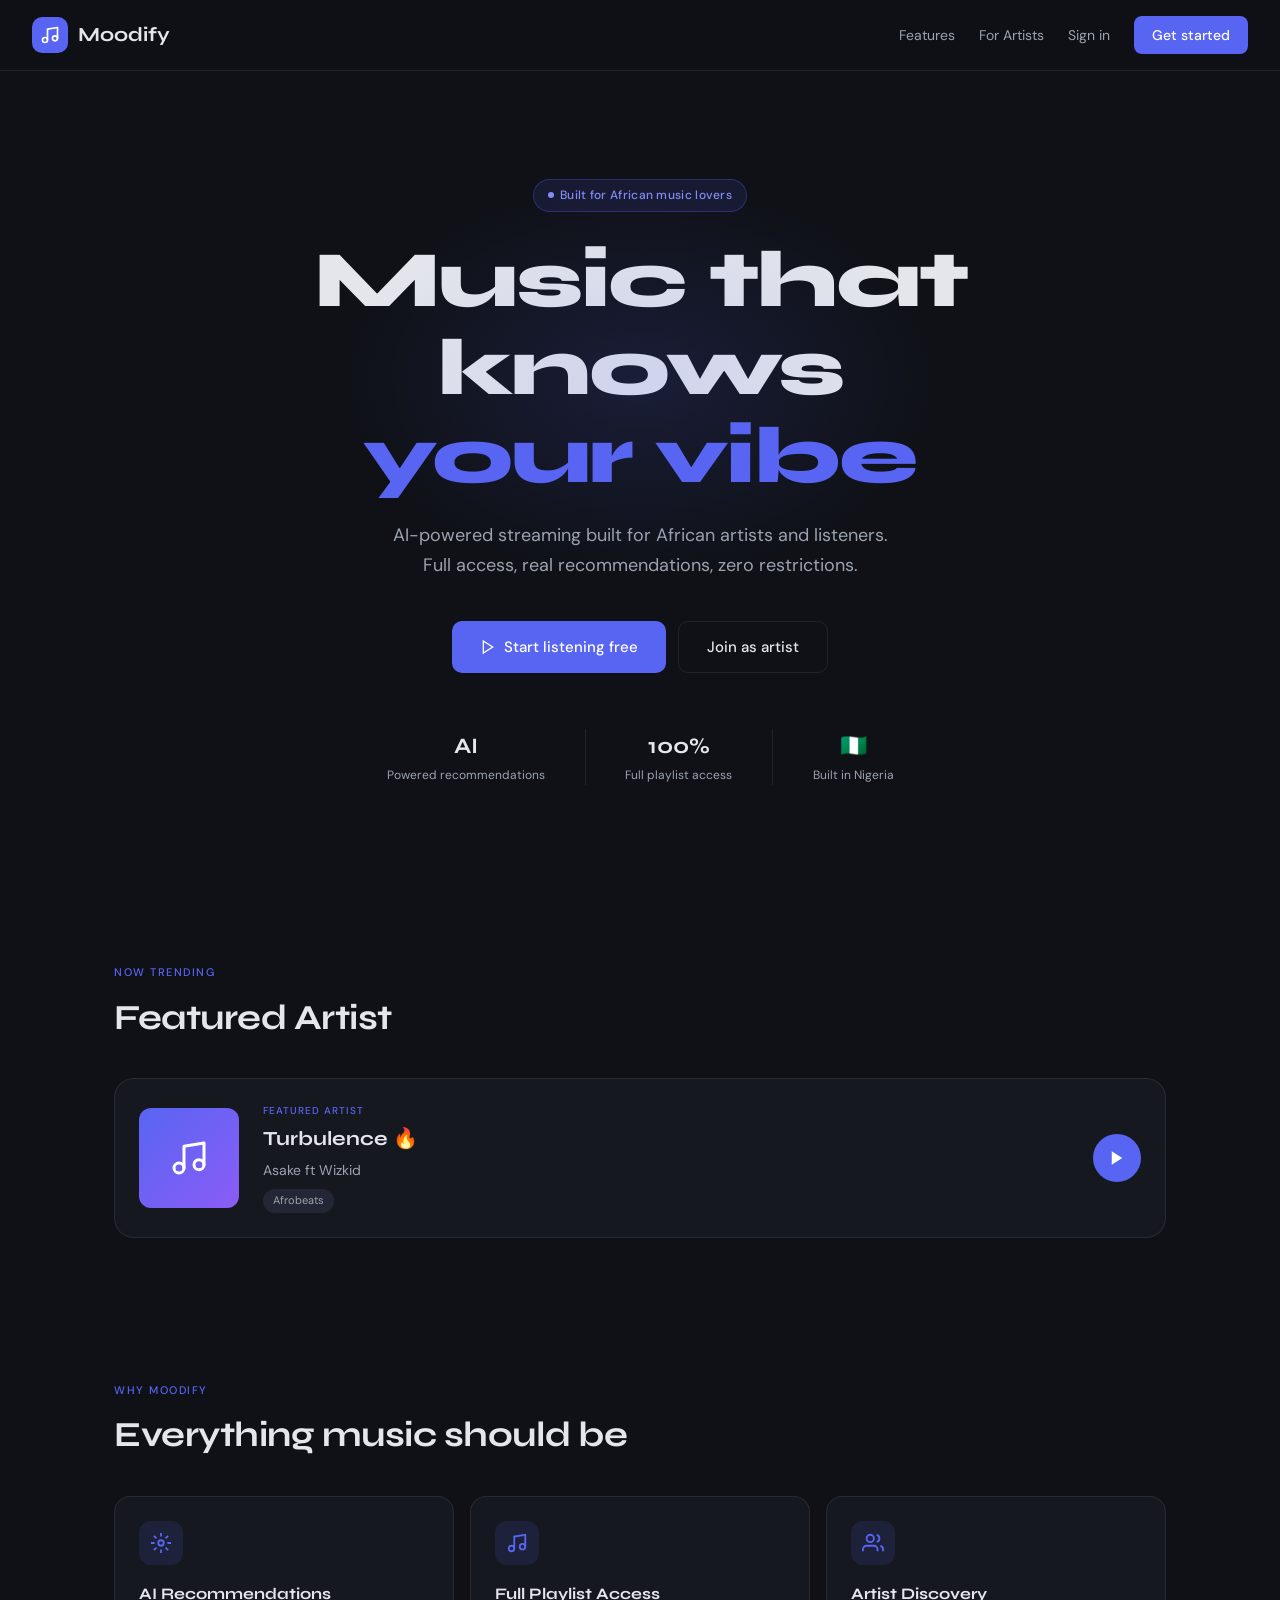
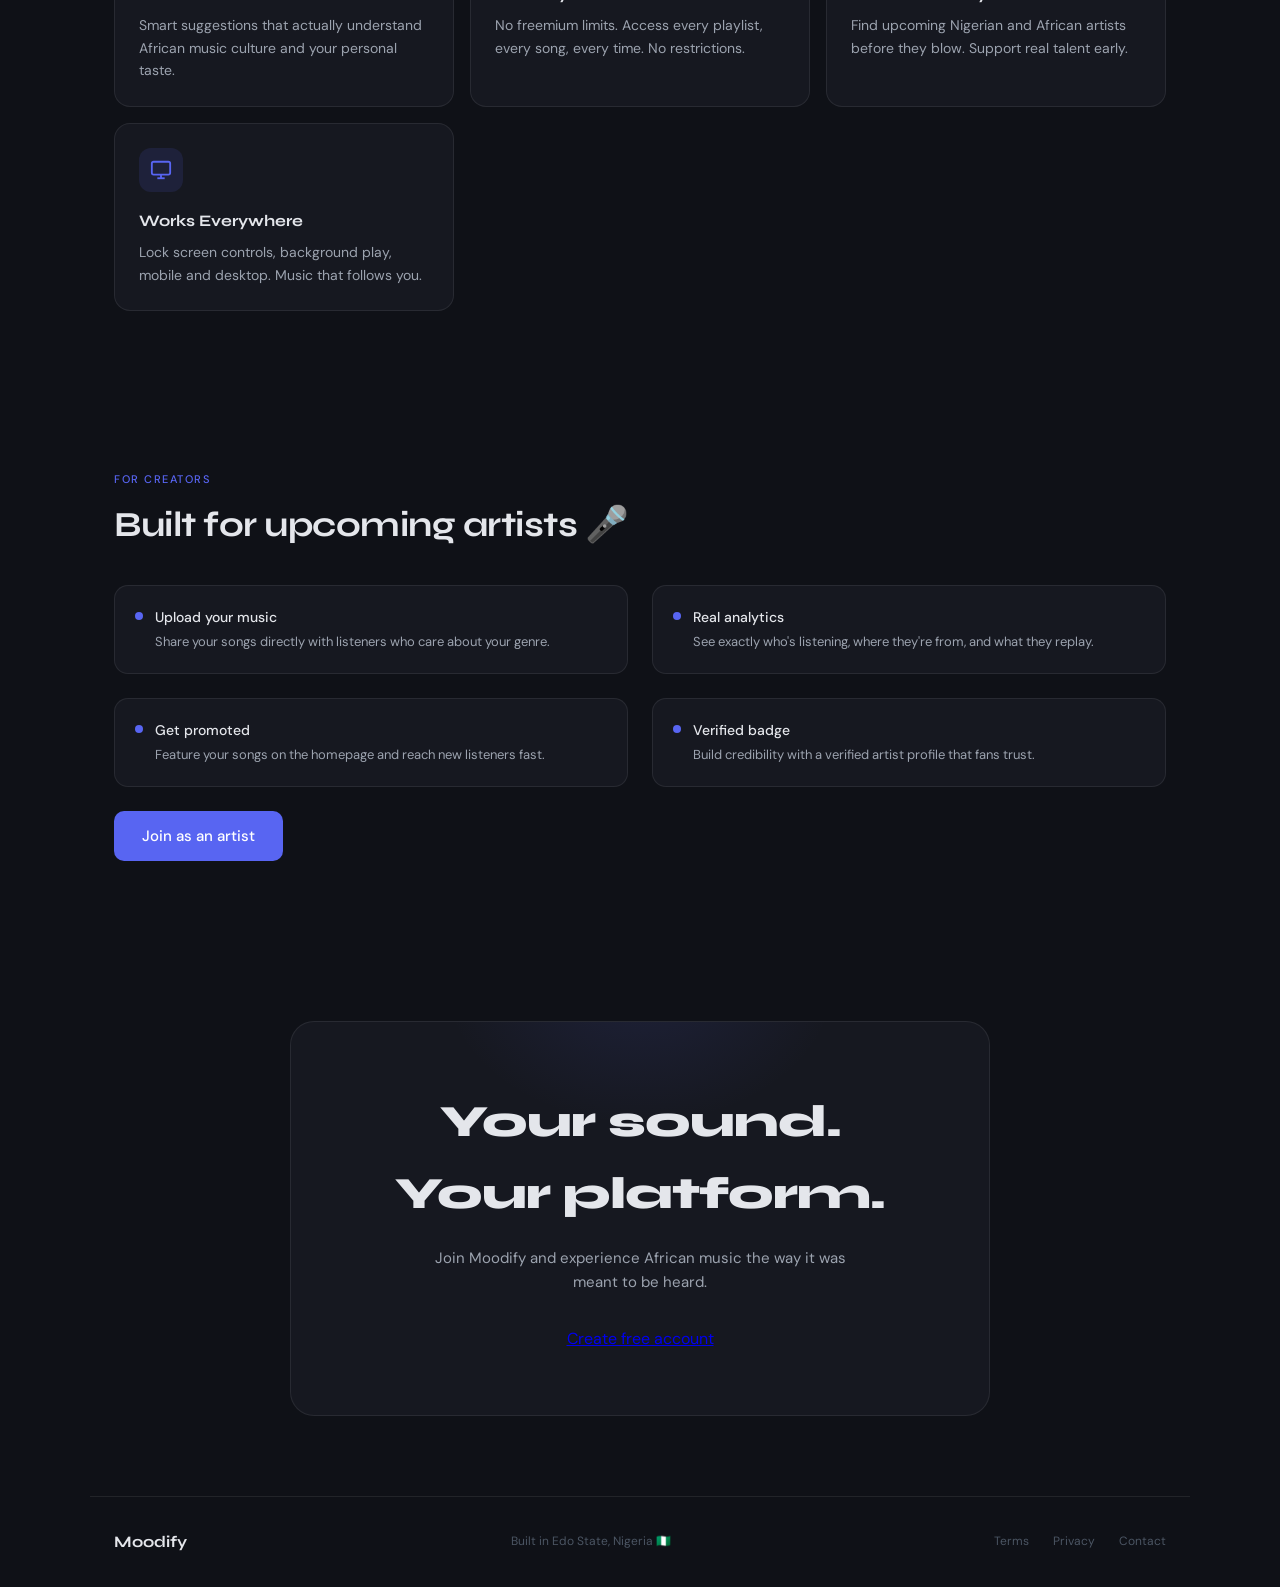
<file: index.html>
<!DOCTYPE html>
<html lang="en">
<head>
  <meta charset="UTF-8" />
  <meta name="viewport" content="width=device-width, initial-scale=1.0"/>
  <title>Moodify — African Music, Elevated</title>
  <link href="https://fonts.googleapis.com/css2?family=Syne:wght@400;500;700;800&family=DM+Sans:wght@300;400;500&display=swap" rel="stylesheet"/>
  <style>
    *, *::before, *::after { box-sizing: border-box; margin: 0; padding: 0; }

    :root {
      --bg-main: #0F1117;
      --bg-card: #161820;
      --bg-card-soft: #232735;
      --accent: #5865F2;
      --accent-hover: #4752C4;
      --accent-soft: rgba(88,101,242,0.12);
      --text-main: #E4E6EB;
      --text-muted: #9CA3AF;
      --text-faint: #4B5563;
      --border: rgba(255,255,255,0.08);
      --border-soft: rgba(255,255,255,0.05);
    }

    html { scroll-behavior: smooth; }

    body {
      background: var(--bg-main);
      color: var(--text-main);
      font-family: 'DM Sans', sans-serif;
      line-height: 1.6;
      overflow-x: hidden;
    }

    /* ── NAV ── */
    nav {
      position: fixed;
      top: 0; left: 0; right: 0;
      z-index: 100;
      display: flex;
      align-items: center;
      justify-content: space-between;
      padding: 1rem 2rem;
      background: rgba(15,17,23,0.85);
      backdrop-filter: blur(12px);
      border-bottom: 0.5px solid var(--border);
    }

    .nav-logo {
      display: flex;
      align-items: center;
      gap: 10px;
      text-decoration: none;
    }

    .nav-logo-icon {
      width: 36px;
      height: 36px;
      background: var(--accent);
      border-radius: 10px;
      display: flex;
      align-items: center;
      justify-content: center;
    }

    .nav-logo-text {
      font-family: 'Syne', sans-serif;
      font-size: 20px;
      font-weight: 700;
      color: var(--text-main);
    }

    .nav-links {
      display: flex;
      align-items: center;
      gap: 1.5rem;
    }

    .nav-link {
      font-size: 14px;
      color: var(--text-muted);
      text-decoration: none;
      transition: color 0.2s;
    }

    .nav-link:hover { color: var(--text-main); }

    .nav-cta {
      background: var(--accent);
      color: #fff;
      border: none;
      border-radius: 8px;
      padding: 8px 18px;
      font-family: 'DM Sans', sans-serif;
      font-size: 14px;
      font-weight: 500;
      cursor: pointer;
      text-decoration: none;
      transition: background 0.2s;
    }

    .nav-cta:hover { background: var(--accent-hover); }

    /* ── HERO ── */
    .hero {
      min-height: 100vh;
      display: flex;
      flex-direction: column;
      align-items: center;
      justify-content: center;
      text-align: center;
      padding: 8rem 1.5rem 4rem;
      position: relative;
    }

    .hero-glow {
      position: absolute;
      top: 20%;
      left: 50%;
      transform: translateX(-50%);
      width: 600px;
      height: 400px;
      background: radial-gradient(ellipse, rgba(88,101,242,0.15) 0%, transparent 70%);
      pointer-events: none;
    }

    .hero-badge {
      display: inline-flex;
      align-items: center;
      gap: 6px;
      background: var(--accent-soft);
      border: 0.5px solid rgba(88,101,242,0.3);
      border-radius: 100px;
      padding: 6px 14px;
      font-size: 12px;
      color: #818CF8;
      font-weight: 500;
      margin-bottom: 1.5rem;
      letter-spacing: 0.3px;
    }

    .hero-badge-dot {
      width: 6px;
      height: 6px;
      background: #818CF8;
      border-radius: 50%;
      animation: pulse 2s infinite;
    }

    @keyframes pulse {
      0%, 100% { opacity: 1; }
      50% { opacity: 0.3; }
    }

    .hero-title {
      font-family: 'Syne', sans-serif;
      font-size: clamp(2.5rem, 7vw, 5rem);
      font-weight: 800;
      line-height: 1.1;
      letter-spacing: -2px;
      margin-bottom: 1.25rem;
      max-width: 800px;
    }

    .hero-title-accent { color: var(--accent); }

    .hero-subtitle {
      font-size: clamp(15px, 2vw, 18px);
      color: var(--text-muted);
      max-width: 520px;
      margin: 0 auto 2.5rem;
      line-height: 1.7;
    }

    .hero-btns {
      display: flex;
      gap: 12px;
      justify-content: center;
      flex-wrap: wrap;
    }

    .btn-primary {
      background: var(--accent);
      color: #fff;
      border: none;
      border-radius: 10px;
      padding: 13px 28px;
      font-family: 'DM Sans', sans-serif;
      font-size: 15px;
      font-weight: 500;
      cursor: pointer;
      text-decoration: none;
      transition: all 0.2s;
      display: inline-flex;
      align-items: center;
      gap: 8px;
    }

    .btn-primary:hover {
      background: var(--accent-hover);
      transform: translateY(-2px);
    }

    .btn-secondary {
      background: transparent;
      color: var(--text-main);
      border: 0.5px solid var(--border);
      border-radius: 10px;
      padding: 13px 28px;
      font-family: 'DM Sans', sans-serif;
      font-size: 15px;
      font-weight: 500;
      cursor: pointer;
      text-decoration: none;
      transition: all 0.2s;
    }

    .btn-secondary:hover {
      border-color: rgba(255,255,255,0.2);
      background: rgba(255,255,255,0.03);
    }

    .hero-stats {
      display: flex;
      gap: 2.5rem;
      justify-content: center;
      margin-top: 3.5rem;
      flex-wrap: wrap;
    }

    .stat {
      text-align: center;
    }

    .stat-number {
      font-family: 'Syne', sans-serif;
      font-size: 22px;
      font-weight: 700;
      color: var(--text-main);
    }

    .stat-label {
      font-size: 12px;
      color: var(--text-muted);
      margin-top: 2px;
    }

    .stat-divider {
      width: 0.5px;
      background: var(--border);
      align-self: stretch;
    }

    /* ── FEATURED ARTIST ── */
    .featured-section {
      padding: 4rem 1.5rem;
      max-width: 1100px;
      margin: 0 auto;
    }

    .section-label {
      font-size: 11px;
      font-weight: 500;
      color: var(--accent);
      letter-spacing: 1.5px;
      text-transform: uppercase;
      margin-bottom: 0.5rem;
    }

    .section-title {
      font-family: 'Syne', sans-serif;
      font-size: clamp(1.5rem, 3vw, 2.2rem);
      font-weight: 700;
      margin-bottom: 2rem;
      letter-spacing: -0.5px;
    }

    .featured-card {
      background: var(--bg-card);
      border: 0.5px solid var(--border);
      border-radius: 20px;
      padding: 1.5rem;
      display: flex;
      align-items: center;
      gap: 1.5rem;
      flex-wrap: wrap;
    }

    .featured-cover {
      width: 100px;
      height: 100px;
      border-radius: 12px;
      background: linear-gradient(135deg, #5865F2, #8B5CF6);
      display: flex;
      align-items: center;
      justify-content: center;
      flex-shrink: 0;
    }

    .featured-info { flex: 1; min-width: 180px; }

    .featured-tag {
      font-size: 10px;
      font-weight: 500;
      color: var(--accent);
      letter-spacing: 1px;
      text-transform: uppercase;
      margin-bottom: 4px;
    }

    .featured-title {
      font-family: 'Syne', sans-serif;
      font-size: 20px;
      font-weight: 700;
      margin-bottom: 4px;
    }

    .featured-artist {
      font-size: 14px;
      color: var(--text-muted);
    }

    .featured-genre {
      display: inline-block;
      background: var(--bg-card-soft);
      border-radius: 100px;
      padding: 3px 10px;
      font-size: 11px;
      color: var(--text-muted);
      margin-top: 8px;
    }

    .play-btn {
      width: 48px;
      height: 48px;
      background: var(--accent);
      border: none;
      border-radius: 50%;
      display: flex;
      align-items: center;
      justify-content: center;
      cursor: pointer;
      transition: all 0.2s;
      flex-shrink: 0;
    }

    .play-btn:hover {
      background: var(--accent-hover);
      transform: scale(1.08);
    }

    /* ── FEATURES ── */
    .features-section {
      padding: 5rem 1.5rem;
      max-width: 1100px;
      margin: 0 auto;
    }

    .features-grid {
      display: grid;
      grid-template-columns: repeat(auto-fit, minmax(280px, 1fr));
      gap: 16px;
      margin-top: 2rem;
    }

    .feature-card {
      background: var(--bg-card);
      border: 0.5px solid var(--border);
      border-radius: 16px;
      padding: 1.5rem;
      transition: border-color 0.2s;
    }

    .feature-card:hover {
      border-color: rgba(88,101,242,0.3);
    }

    .feature-icon {
      width: 44px;
      height: 44px;
      background: var(--accent-soft);
      border-radius: 12px;
      display: flex;
      align-items: center;
      justify-content: center;
      margin-bottom: 1rem;
    }

    .feature-title {
      font-family: 'Syne', sans-serif;
      font-size: 16px;
      font-weight: 700;
      margin-bottom: 0.5rem;
    }

    .feature-desc {
      font-size: 14px;
      color: var(--text-muted);
      line-height: 1.6;
    }

    /* ── FOR ARTISTS ── */
    .artists-section {
      padding: 5rem 1.5rem;
      max-width: 1100px;
      margin: 0 auto;
    }

    .artists-grid {
      display: grid;
      grid-template-columns: 1fr 1fr;
      gap: 1.5rem;
      margin-top: 2rem;
    }

    .artist-perk {
      background: var(--bg-card);
      border: 0.5px solid var(--border);
      border-radius: 14px;
      padding: 1.25rem;
      display: flex;
      gap: 12px;
      align-items: flex-start;
    }

    .perk-dot {
      width: 8px;
      height: 8px;
      background: var(--accent);
      border-radius: 50%;
      margin-top: 6px;
      flex-shrink: 0;
    }

    .perk-title {
      font-size: 14px;
      font-weight: 500;
      margin-bottom: 4px;
    }

    .perk-desc {
      font-size: 13px;
      color: var(--text-muted);
    }

    /* ── CTA SECTION ── */
    .cta-section {
      padding: 5rem 1.5rem;
      text-align: center;
    }

    .cta-card {
      background: var(--bg-card);
      border: 0.5px solid var(--border);
      border-radius: 24px;
      padding: 4rem 2rem;
      max-width: 700px;
      margin: 0 auto;
      position: relative;
      overflow: hidden;
    }

    .cta-glow {
      position: absolute;
      top: -50%;
      left: 50%;
      transform: translateX(-50%);
      width: 400px;
      height: 300px;
      background: radial-gradient(ellipse, rgba(88,101,242,0.12) 0%, transparent 70%);
      pointer-events: none;
    }

    .cta-title {
      font-family: 'Syne', sans-serif;
      font-size: clamp(1.8rem, 4vw, 2.8rem);
      font-weight: 800;
      letter-spacing: -1px;
      margin-bottom: 1rem;
    }

    .cta-sub {
      font-size: 15px;
      color: var(--text-muted);
      margin-bottom: 2rem;
      max-width: 420px;
      margin-left: auto;
      margin-right: auto;
    }

    /* ── FOOTER ── */
    footer {
      border-top: 0.5px solid var(--border);
      padding: 2rem 1.5rem;
      display: flex;
      align-items: center;
      justify-content: space-between;
      flex-wrap: wrap;
      gap: 1rem;
      max-width: 1100px;
      margin: 0 auto;
    }

    .footer-logo {
      font-family: 'Syne', sans-serif;
      font-size: 16px;
      font-weight: 700;
      color: var(--text-main);
    }

    .footer-text {
      font-size: 12px;
      color: var(--text-faint);
    }

    .footer-links {
      display: flex;
      gap: 1.5rem;
    }

    .footer-link {
      font-size: 12px;
      color: var(--text-faint);
      text-decoration: none;
      transition: color 0.2s;
    }

    .footer-link:hover { color: var(--text-muted); }

    /* ── RESPONSIVE ── */
    @media (max-width: 600px) {
      nav { padding: 1rem; }
      .nav-links { gap: 1rem; }
      .artists-grid { grid-template-columns: 1fr; }
      .stat-divider { display: none; }
    }
  </style>
</head>
<body>

  <!-- NAV -->
  <nav>
    <a href="#" class="nav-logo">
      <div class="nav-logo-icon">
        <svg width="20" height="20" viewBox="0 0 24 24" fill="none">
          <path d="M9 18V5l12-2v13" stroke="white" stroke-width="2" stroke-linecap="round" stroke-linejoin="round"/>
          <circle cx="6" cy="18" r="3" stroke="white" stroke-width="2"/>
          <circle cx="18" cy="16" r="3" stroke="white" stroke-width="2"/>
        </svg>
      </div>
      <span class="nav-logo-text">Moodify</span>
    </a>
    <div class="nav-links">
      <a href="#features" class="nav-link">Features</a>
      <a href="#artists" class="nav-link">For Artists</a>
      <a href="frontend/home/login.html" class="nav-link">Sign in</a>
      <a href="/frontend/home/signup.html" class="nav-cta">Get started</a>
    </div>
  </nav>

  <!-- HERO -->
  <section class="hero">
    <div class="hero-glow"></div>
    <div class="hero-badge">
      <div class="hero-badge-dot"></div>
      Built for African music lovers
    </div>
    <h1 class="hero-title">
      Music that knows<br/>
      <span class="hero-title-accent">your vibe</span>
    </h1>
    <p class="hero-subtitle">
      AI-powered streaming built for African artists and listeners.
      Full access, real recommendations, zero restrictions.
    </p>
    <div class="hero-btns">
      <a href="/frontend/home/signup.html" class="btn-primary">
        <svg width="16" height="16" viewBox="0 0 24 24" fill="none" stroke="currentColor" stroke-width="2">
          <polygon points="5 3 19 12 5 21 5 3"/>
        </svg>
        Start listening free
      </a>
      <a href="/frontend/home/signup.html" class="btn-secondary">Join as artist</a>
    </div>
    <div class="hero-stats">
      <div class="stat">
        <div class="stat-number">AI</div>
        <div class="stat-label">Powered recommendations</div>
      </div>
      <div class="stat-divider"></div>
      <div class="stat">
        <div class="stat-number">100%</div>
        <div class="stat-label">Full playlist access</div>
      </div>
      <div class="stat-divider"></div>
      <div class="stat">
        <div class="stat-number">🇳🇬</div>
        <div class="stat-label">Built in Nigeria</div>
      </div>
    </div>
  </section>

  <!-- FEATURED ARTIST -->
  <section class="featured-section">
    <div class="section-label">Now Trending</div>
    <h2 class="section-title">Featured Artist</h2>
    <div class="featured-card">
      <div class="featured-cover">
        <svg width="40" height="40" viewBox="0 0 24 24" fill="none">
          <path d="M9 18V5l12-2v13" stroke="white" stroke-width="1.8" stroke-linecap="round" stroke-linejoin="round"/>
          <circle cx="6" cy="18" r="3" stroke="white" stroke-width="1.8"/>
          <circle cx="18" cy="16" r="3" stroke="white" stroke-width="1.8"/>
        </svg>
      </div>
      <div class="featured-info">
        <div class="featured-tag">Featured Artist</div>
        <div class="featured-title">Turbulence 🔥</div>
        <div class="featured-artist">Asake ft Wizkid</div>
        <span class="featured-genre">Afrobeats</span>
      </div>
      <button class="play-btn">
        <svg width="18" height="18" viewBox="0 0 24 24" fill="white">
          <polygon points="5 3 19 12 5 21 5 3"/>
        </svg>
      </button>
    </div>
  </section>

  <!-- FEATURES -->
  <section class="features-section" id="features">
    <div class="section-label">Why Moodify</div>
    <h2 class="section-title">Everything music should be</h2>
    <div class="features-grid">
      <div class="feature-card">
        <div class="feature-icon">
          <svg width="22" height="22" viewBox="0 0 24 24" fill="none" stroke="#5865F2" stroke-width="2">
            <circle cx="12" cy="12" r="3"/>
            <path d="M12 1v4M12 19v4M4.22 4.22l2.83 2.83M16.95 16.95l2.83 2.83M1 12h4M19 12h4M4.22 19.78l2.83-2.83M16.95 7.05l2.83-2.83"/>
          </svg>
        </div>
        <div class="feature-title">AI Recommendations</div>
        <div class="feature-desc">Smart suggestions that actually understand African music culture and your personal taste.</div>
      </div>
      <div class="feature-card">
        <div class="feature-icon">
          <svg width="22" height="22" viewBox="0 0 24 24" fill="none" stroke="#5865F2" stroke-width="2">
            <path d="M9 18V5l12-2v13"/>
            <circle cx="6" cy="18" r="3"/>
            <circle cx="18" cy="16" r="3"/>
          </svg>
        </div>
        <div class="feature-title">Full Playlist Access</div>
        <div class="feature-desc">No freemium limits. Access every playlist, every song, every time. No restrictions.</div>
      </div>
      <div class="feature-card">
        <div class="feature-icon">
          <svg width="22" height="22" viewBox="0 0 24 24" fill="none" stroke="#5865F2" stroke-width="2">
            <path d="M17 21v-2a4 4 0 00-4-4H5a4 4 0 00-4 4v2"/>
            <circle cx="9" cy="7" r="4"/>
            <path d="M23 21v-2a4 4 0 00-3-3.87M16 3.13a4 4 0 010 7.75"/>
          </svg>
        </div>
        <div class="feature-title">Artist Discovery</div>
        <div class="feature-desc">Find upcoming Nigerian and African artists before they blow. Support real talent early.</div>
      </div>
      <div class="feature-card">
        <div class="feature-icon">
          <svg width="22" height="22" viewBox="0 0 24 24" fill="none" stroke="#5865F2" stroke-width="2">
            <rect x="2" y="3" width="20" height="14" rx="2" ry="2"/>
            <line x1="8" y1="21" x2="16" y2="21"/>
            <line x1="12" y1="17" x2="12" y2="21"/>
          </svg>
        </div>
        <div class="feature-title">Works Everywhere</div>
        <div class="feature-desc">Lock screen controls, background play, mobile and desktop. Music that follows you.</div>
      </div>
    </div>
  </section>

  <!-- FOR ARTISTS -->
  <section class="artists-section" id="artists">
    <div class="section-label">For Creators</div>
    <h2 class="section-title">Built for upcoming artists 🎤</h2>
    <div class="artists-grid">
      <div class="artist-perk">
        <div class="perk-dot"></div>
        <div>
          <div class="perk-title">Upload your music</div>
          <div class="perk-desc">Share your songs directly with listeners who care about your genre.</div>
        </div>
      </div>
      <div class="artist-perk">
        <div class="perk-dot"></div>
        <div>
          <div class="perk-title">Real analytics</div>
          <div class="perk-desc">See exactly who's listening, where they're from, and what they replay.</div>
        </div>
      </div>
      <div class="artist-perk">
        <div class="perk-dot"></div>
        <div>
          <div class="perk-title">Get promoted</div>
          <div class="perk-desc">Feature your songs on the homepage and reach new listeners fast.</div>
        </div>
      </div>
      <div class="artist-perk">
        <div class="perk-dot"></div>
        <div>
          <div class="perk-title">Verified badge</div>
          <div class="perk-desc">Build credibility with a verified artist profile that fans trust.</div>
        </div>
      </div>
    </div>
    <div style="margin-top: 1.5rem;">
      <a href="/frontend/home/signup.html" class="btn-primary">Join as an artist</a>
    </div>
  </section>

  <!-- CTA -->
  <section class="cta-section">
    <div class="cta-card">
      <div class="cta-glow"></div>
      <h2 class="cta-title">Your sound.<br/>Your platform.</h2>
      <p class="cta-sub">Join Moodify and experience African music the way it was meant to be heard.</p>
      <a href=\"home/signup.html\" class=\"btn-primary\">
        Create free account
      </a>
    </div>
  </section>

  <!-- FOOTER -->
  <footer>
    <div class="footer-logo">Moodify</div>
    <div class="footer-text">Built in Edo State, Nigeria 🇳🇬</div>
    <div class="footer-links">
      <a href="#" class="footer-link">Terms</a>
      <a href="#" class="footer-link">Privacy</a>
      <a href="#" class="footer-link">Contact</a>
    </div>
  </footer>

</body>
</html>
</file>
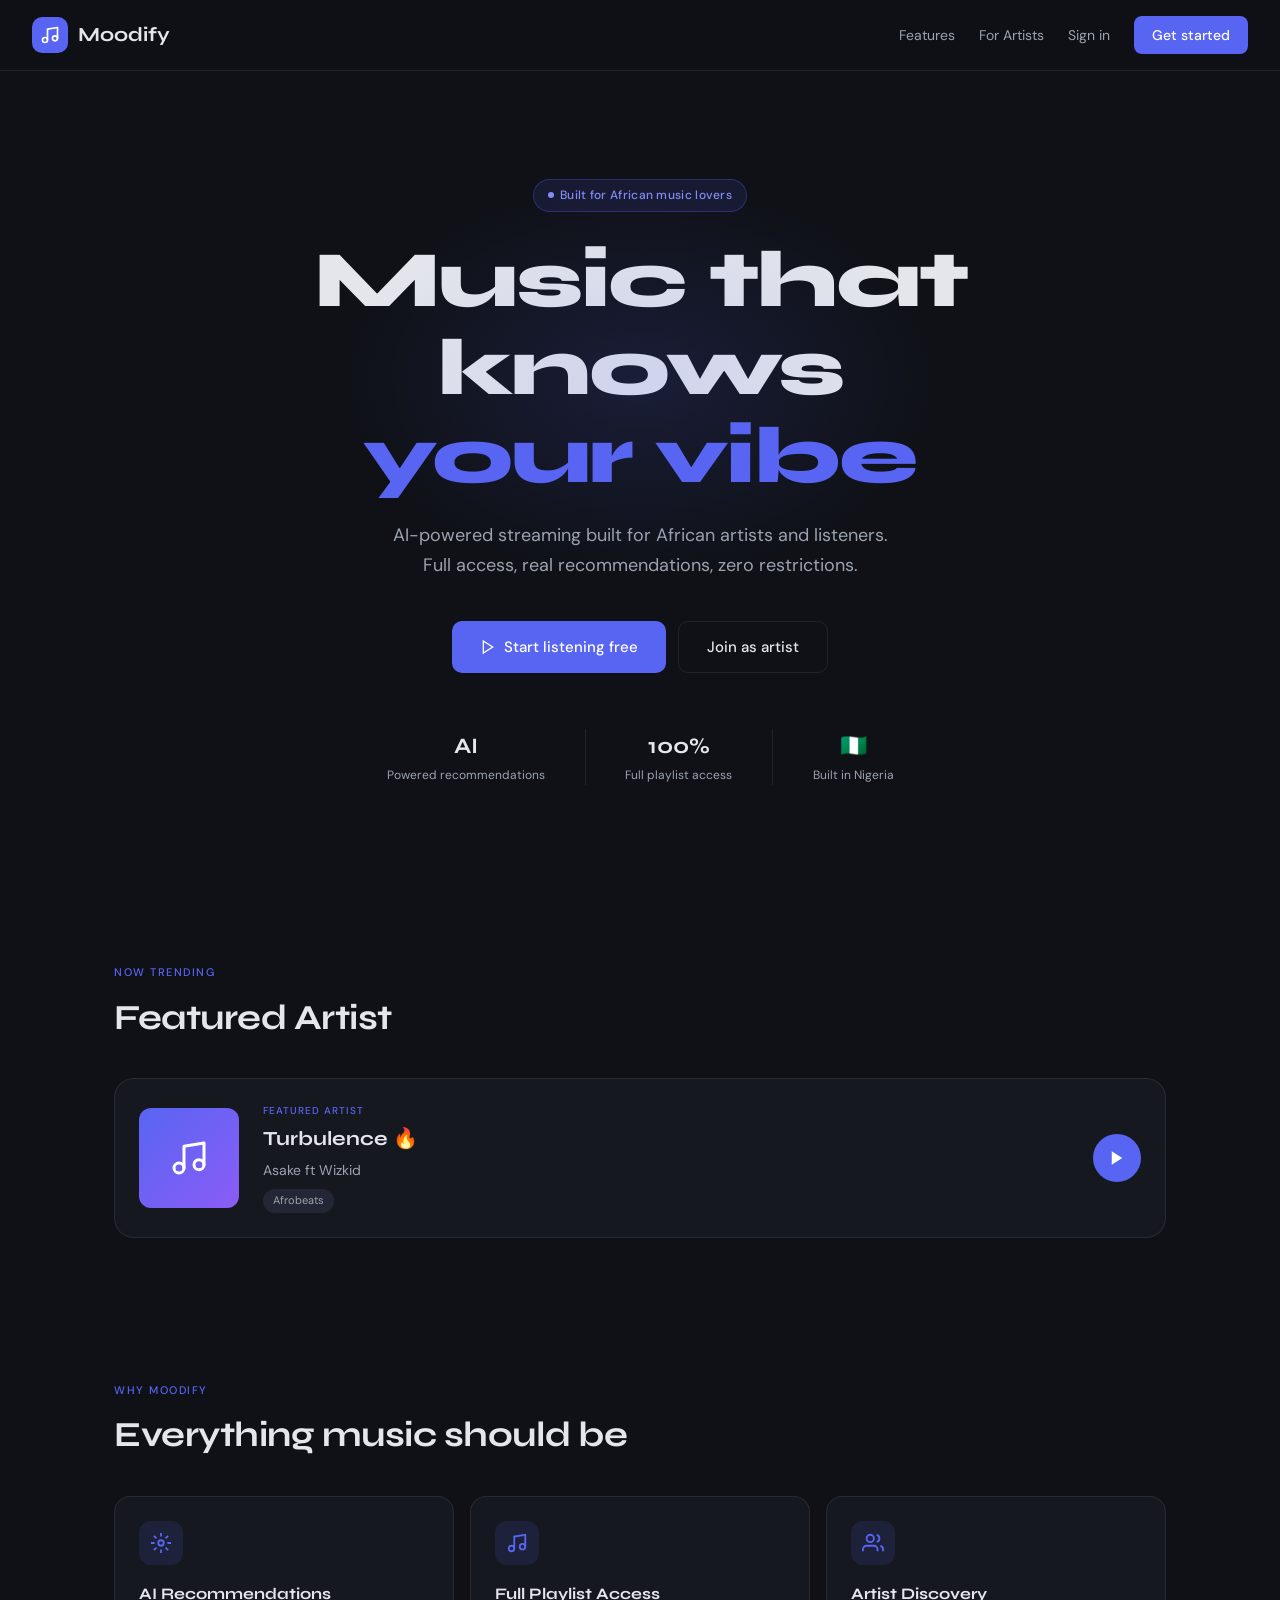
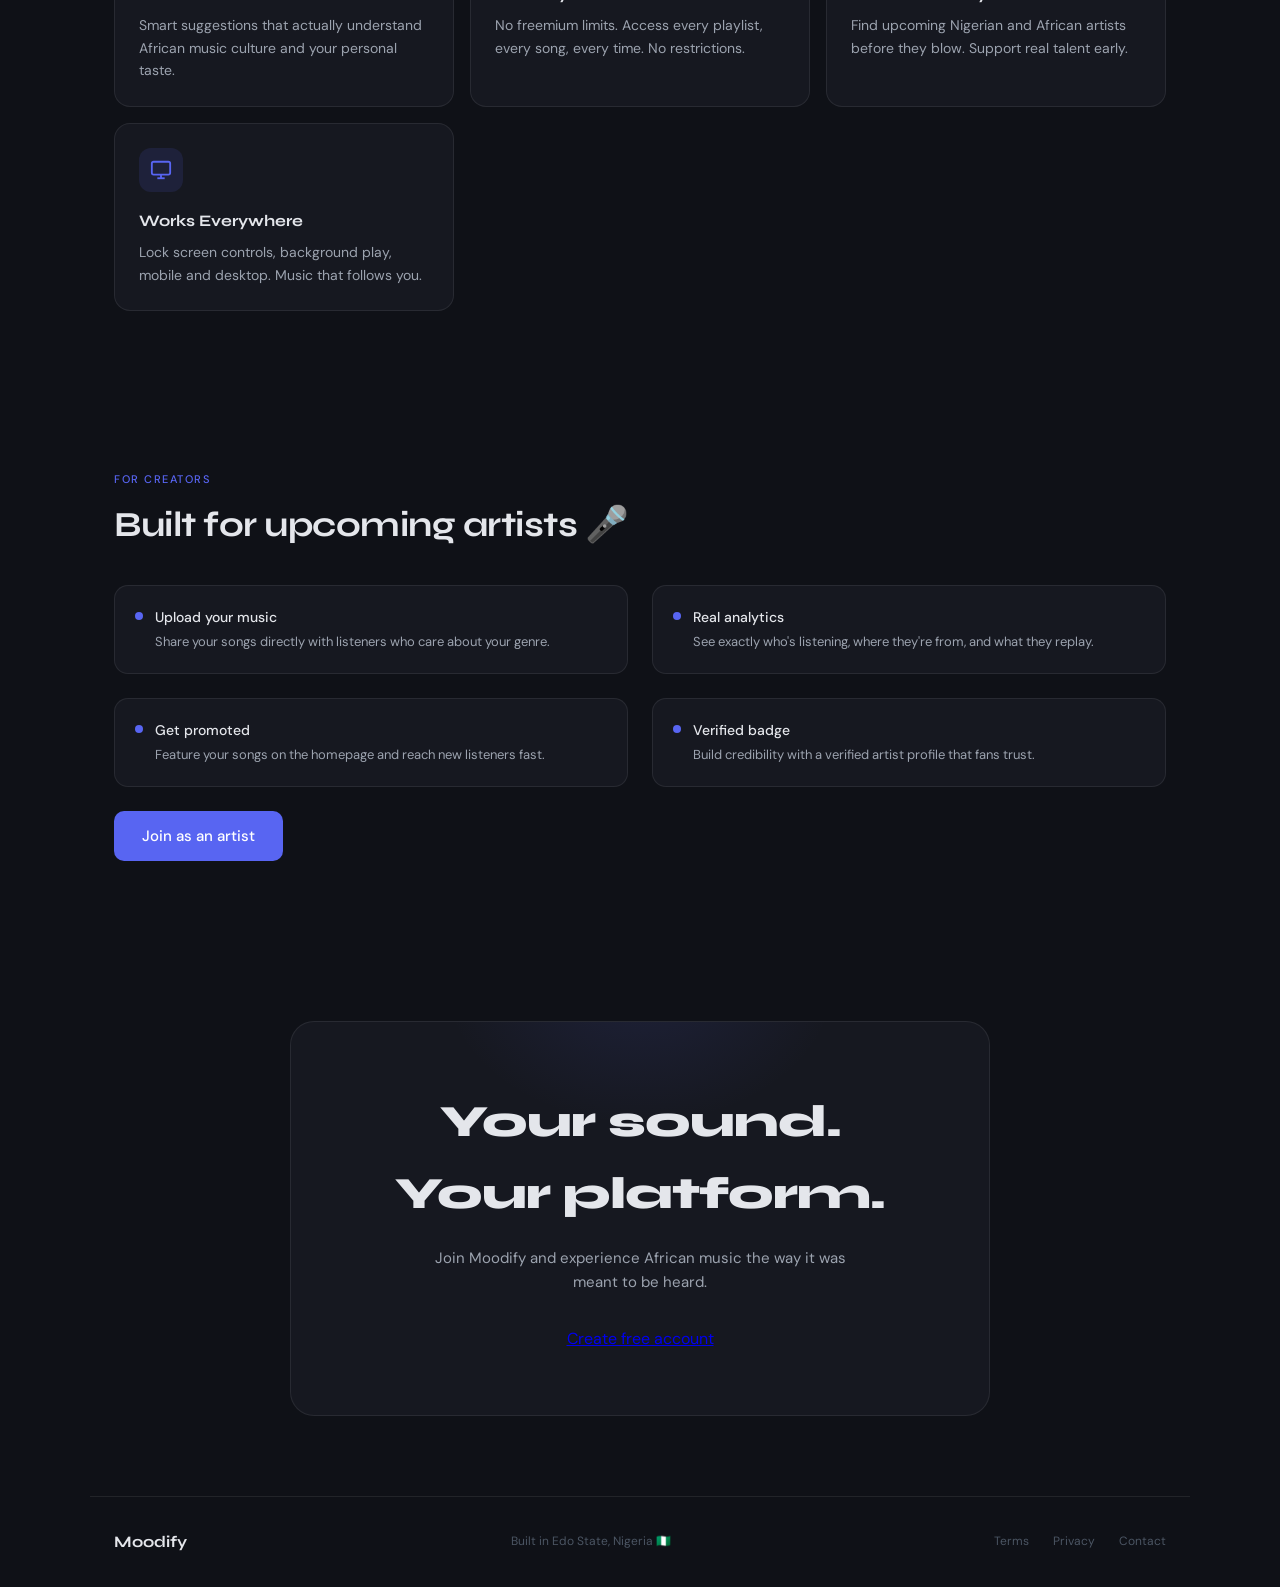
<file: frontend/index.html>
<!DOCTYPE html>
<html lang="en">
<head>
  <meta charset="UTF-8" />
  <meta name="viewport" content="width=device-width, initial-scale=1.0"/>
  <title>Moodify — African Music, Elevated</title>
  <link href="https://fonts.googleapis.com/css2?family=Syne:wght@400;500;700;800&family=DM+Sans:wght@300;400;500&display=swap" rel="stylesheet"/>
  <style>
    *, *::before, *::after { box-sizing: border-box; margin: 0; padding: 0; }

    :root {
      --bg-main: #0F1117;
      --bg-card: #161820;
      --bg-card-soft: #232735;
      --accent: #5865F2;
      --accent-hover: #4752C4;
      --accent-soft: rgba(88,101,242,0.12);
      --text-main: #E4E6EB;
      --text-muted: #9CA3AF;
      --text-faint: #4B5563;
      --border: rgba(255,255,255,0.08);
      --border-soft: rgba(255,255,255,0.05);
    }

    html { scroll-behavior: smooth; }

    body {
      background: var(--bg-main);
      color: var(--text-main);
      font-family: 'DM Sans', sans-serif;
      line-height: 1.6;
      overflow-x: hidden;
    }

    /* ── NAV ── */
    nav {
      position: fixed;
      top: 0; left: 0; right: 0;
      z-index: 100;
      display: flex;
      align-items: center;
      justify-content: space-between;
      padding: 1rem 2rem;
      background: rgba(15,17,23,0.85);
      backdrop-filter: blur(12px);
      border-bottom: 0.5px solid var(--border);
    }

    .nav-logo {
      display: flex;
      align-items: center;
      gap: 10px;
      text-decoration: none;
    }

    .nav-logo-icon {
      width: 36px;
      height: 36px;
      background: var(--accent);
      border-radius: 10px;
      display: flex;
      align-items: center;
      justify-content: center;
    }

    .nav-logo-text {
      font-family: 'Syne', sans-serif;
      font-size: 20px;
      font-weight: 700;
      color: var(--text-main);
    }

    .nav-links {
      display: flex;
      align-items: center;
      gap: 1.5rem;
    }

    .nav-link {
      font-size: 14px;
      color: var(--text-muted);
      text-decoration: none;
      transition: color 0.2s;
    }

    .nav-link:hover { color: var(--text-main); }

    .nav-cta {
      background: var(--accent);
      color: #fff;
      border: none;
      border-radius: 8px;
      padding: 8px 18px;
      font-family: 'DM Sans', sans-serif;
      font-size: 14px;
      font-weight: 500;
      cursor: pointer;
      text-decoration: none;
      transition: background 0.2s;
    }

    .nav-cta:hover { background: var(--accent-hover); }

    /* ── HERO ── */
    .hero {
      min-height: 100vh;
      display: flex;
      flex-direction: column;
      align-items: center;
      justify-content: center;
      text-align: center;
      padding: 8rem 1.5rem 4rem;
      position: relative;
    }

    .hero-glow {
      position: absolute;
      top: 20%;
      left: 50%;
      transform: translateX(-50%);
      width: 600px;
      height: 400px;
      background: radial-gradient(ellipse, rgba(88,101,242,0.15) 0%, transparent 70%);
      pointer-events: none;
    }

    .hero-badge {
      display: inline-flex;
      align-items: center;
      gap: 6px;
      background: var(--accent-soft);
      border: 0.5px solid rgba(88,101,242,0.3);
      border-radius: 100px;
      padding: 6px 14px;
      font-size: 12px;
      color: #818CF8;
      font-weight: 500;
      margin-bottom: 1.5rem;
      letter-spacing: 0.3px;
    }

    .hero-badge-dot {
      width: 6px;
      height: 6px;
      background: #818CF8;
      border-radius: 50%;
      animation: pulse 2s infinite;
    }

    @keyframes pulse {
      0%, 100% { opacity: 1; }
      50% { opacity: 0.3; }
    }

    .hero-title {
      font-family: 'Syne', sans-serif;
      font-size: clamp(2.5rem, 7vw, 5rem);
      font-weight: 800;
      line-height: 1.1;
      letter-spacing: -2px;
      margin-bottom: 1.25rem;
      max-width: 800px;
    }

    .hero-title-accent { color: var(--accent); }

    .hero-subtitle {
      font-size: clamp(15px, 2vw, 18px);
      color: var(--text-muted);
      max-width: 520px;
      margin: 0 auto 2.5rem;
      line-height: 1.7;
    }

    .hero-btns {
      display: flex;
      gap: 12px;
      justify-content: center;
      flex-wrap: wrap;
    }

    .btn-primary {
      background: var(--accent);
      color: #fff;
      border: none;
      border-radius: 10px;
      padding: 13px 28px;
      font-family: 'DM Sans', sans-serif;
      font-size: 15px;
      font-weight: 500;
      cursor: pointer;
      text-decoration: none;
      transition: all 0.2s;
      display: inline-flex;
      align-items: center;
      gap: 8px;
    }

    .btn-primary:hover {
      background: var(--accent-hover);
      transform: translateY(-2px);
    }

    .btn-secondary {
      background: transparent;
      color: var(--text-main);
      border: 0.5px solid var(--border);
      border-radius: 10px;
      padding: 13px 28px;
      font-family: 'DM Sans', sans-serif;
      font-size: 15px;
      font-weight: 500;
      cursor: pointer;
      text-decoration: none;
      transition: all 0.2s;
    }

    .btn-secondary:hover {
      border-color: rgba(255,255,255,0.2);
      background: rgba(255,255,255,0.03);
    }

    .hero-stats {
      display: flex;
      gap: 2.5rem;
      justify-content: center;
      margin-top: 3.5rem;
      flex-wrap: wrap;
    }

    .stat {
      text-align: center;
    }

    .stat-number {
      font-family: 'Syne', sans-serif;
      font-size: 22px;
      font-weight: 700;
      color: var(--text-main);
    }

    .stat-label {
      font-size: 12px;
      color: var(--text-muted);
      margin-top: 2px;
    }

    .stat-divider {
      width: 0.5px;
      background: var(--border);
      align-self: stretch;
    }

    /* ── FEATURED ARTIST ── */
    .featured-section {
      padding: 4rem 1.5rem;
      max-width: 1100px;
      margin: 0 auto;
    }

    .section-label {
      font-size: 11px;
      font-weight: 500;
      color: var(--accent);
      letter-spacing: 1.5px;
      text-transform: uppercase;
      margin-bottom: 0.5rem;
    }

    .section-title {
      font-family: 'Syne', sans-serif;
      font-size: clamp(1.5rem, 3vw, 2.2rem);
      font-weight: 700;
      margin-bottom: 2rem;
      letter-spacing: -0.5px;
    }

    .featured-card {
      background: var(--bg-card);
      border: 0.5px solid var(--border);
      border-radius: 20px;
      padding: 1.5rem;
      display: flex;
      align-items: center;
      gap: 1.5rem;
      flex-wrap: wrap;
    }

    .featured-cover {
      width: 100px;
      height: 100px;
      border-radius: 12px;
      background: linear-gradient(135deg, #5865F2, #8B5CF6);
      display: flex;
      align-items: center;
      justify-content: center;
      flex-shrink: 0;
    }

    .featured-info { flex: 1; min-width: 180px; }

    .featured-tag {
      font-size: 10px;
      font-weight: 500;
      color: var(--accent);
      letter-spacing: 1px;
      text-transform: uppercase;
      margin-bottom: 4px;
    }

    .featured-title {
      font-family: 'Syne', sans-serif;
      font-size: 20px;
      font-weight: 700;
      margin-bottom: 4px;
    }

    .featured-artist {
      font-size: 14px;
      color: var(--text-muted);
    }

    .featured-genre {
      display: inline-block;
      background: var(--bg-card-soft);
      border-radius: 100px;
      padding: 3px 10px;
      font-size: 11px;
      color: var(--text-muted);
      margin-top: 8px;
    }

    .play-btn {
      width: 48px;
      height: 48px;
      background: var(--accent);
      border: none;
      border-radius: 50%;
      display: flex;
      align-items: center;
      justify-content: center;
      cursor: pointer;
      transition: all 0.2s;
      flex-shrink: 0;
    }

    .play-btn:hover {
      background: var(--accent-hover);
      transform: scale(1.08);
    }

    /* ── FEATURES ── */
    .features-section {
      padding: 5rem 1.5rem;
      max-width: 1100px;
      margin: 0 auto;
    }

    .features-grid {
      display: grid;
      grid-template-columns: repeat(auto-fit, minmax(280px, 1fr));
      gap: 16px;
      margin-top: 2rem;
    }

    .feature-card {
      background: var(--bg-card);
      border: 0.5px solid var(--border);
      border-radius: 16px;
      padding: 1.5rem;
      transition: border-color 0.2s;
    }

    .feature-card:hover {
      border-color: rgba(88,101,242,0.3);
    }

    .feature-icon {
      width: 44px;
      height: 44px;
      background: var(--accent-soft);
      border-radius: 12px;
      display: flex;
      align-items: center;
      justify-content: center;
      margin-bottom: 1rem;
    }

    .feature-title {
      font-family: 'Syne', sans-serif;
      font-size: 16px;
      font-weight: 700;
      margin-bottom: 0.5rem;
    }

    .feature-desc {
      font-size: 14px;
      color: var(--text-muted);
      line-height: 1.6;
    }

    /* ── FOR ARTISTS ── */
    .artists-section {
      padding: 5rem 1.5rem;
      max-width: 1100px;
      margin: 0 auto;
    }

    .artists-grid {
      display: grid;
      grid-template-columns: 1fr 1fr;
      gap: 1.5rem;
      margin-top: 2rem;
    }

    .artist-perk {
      background: var(--bg-card);
      border: 0.5px solid var(--border);
      border-radius: 14px;
      padding: 1.25rem;
      display: flex;
      gap: 12px;
      align-items: flex-start;
    }

    .perk-dot {
      width: 8px;
      height: 8px;
      background: var(--accent);
      border-radius: 50%;
      margin-top: 6px;
      flex-shrink: 0;
    }

    .perk-title {
      font-size: 14px;
      font-weight: 500;
      margin-bottom: 4px;
    }

    .perk-desc {
      font-size: 13px;
      color: var(--text-muted);
    }

    /* ── CTA SECTION ── */
    .cta-section {
      padding: 5rem 1.5rem;
      text-align: center;
    }

    .cta-card {
      background: var(--bg-card);
      border: 0.5px solid var(--border);
      border-radius: 24px;
      padding: 4rem 2rem;
      max-width: 700px;
      margin: 0 auto;
      position: relative;
      overflow: hidden;
    }

    .cta-glow {
      position: absolute;
      top: -50%;
      left: 50%;
      transform: translateX(-50%);
      width: 400px;
      height: 300px;
      background: radial-gradient(ellipse, rgba(88,101,242,0.12) 0%, transparent 70%);
      pointer-events: none;
    }

    .cta-title {
      font-family: 'Syne', sans-serif;
      font-size: clamp(1.8rem, 4vw, 2.8rem);
      font-weight: 800;
      letter-spacing: -1px;
      margin-bottom: 1rem;
    }

    .cta-sub {
      font-size: 15px;
      color: var(--text-muted);
      margin-bottom: 2rem;
      max-width: 420px;
      margin-left: auto;
      margin-right: auto;
    }

    /* ── FOOTER ── */
    footer {
      border-top: 0.5px solid var(--border);
      padding: 2rem 1.5rem;
      display: flex;
      align-items: center;
      justify-content: space-between;
      flex-wrap: wrap;
      gap: 1rem;
      max-width: 1100px;
      margin: 0 auto;
    }

    .footer-logo {
      font-family: 'Syne', sans-serif;
      font-size: 16px;
      font-weight: 700;
      color: var(--text-main);
    }

    .footer-text {
      font-size: 12px;
      color: var(--text-faint);
    }

    .footer-links {
      display: flex;
      gap: 1.5rem;
    }

    .footer-link {
      font-size: 12px;
      color: var(--text-faint);
      text-decoration: none;
      transition: color 0.2s;
    }

    .footer-link:hover { color: var(--text-muted); }

    /* ── RESPONSIVE ── */
    @media (max-width: 600px) {
      nav { padding: 1rem; }
      .nav-links { gap: 1rem; }
      .artists-grid { grid-template-columns: 1fr; }
      .stat-divider { display: none; }
    }
  </style>
</head>
<body>

  <!-- NAV -->
  <nav>
    <a href="#" class="nav-logo">
      <div class="nav-logo-icon">
        <svg width="20" height="20" viewBox="0 0 24 24" fill="none">
          <path d="M9 18V5l12-2v13" stroke="white" stroke-width="2" stroke-linecap="round" stroke-linejoin="round"/>
          <circle cx="6" cy="18" r="3" stroke="white" stroke-width="2"/>
          <circle cx="18" cy="16" r="3" stroke="white" stroke-width="2"/>
        </svg>
      </div>
      <span class="nav-logo-text">Moodify</span>
    </a>
    <div class="nav-links">
      <a href="#features" class="nav-link">Features</a>
      <a href="#artists" class="nav-link">For Artists</a>
      <a href="home/login.html" class="nav-link">Sign in</a>
      <a href="home/signup.html" class="nav-cta">Get started</a>
    </div>
  </nav>

  <!-- HERO -->
  <section class="hero">
    <div class="hero-glow"></div>
    <div class="hero-badge">
      <div class="hero-badge-dot"></div>
      Built for African music lovers
    </div>
    <h1 class="hero-title">
      Music that knows<br/>
      <span class="hero-title-accent">your vibe</span>
    </h1>
    <p class="hero-subtitle">
      AI-powered streaming built for African artists and listeners.
      Full access, real recommendations, zero restrictions.
    </p>
    <div class="hero-btns">
      <a href="home/signup.html" class="btn-primary">
        <svg width="16" height="16" viewBox="0 0 24 24" fill="none" stroke="currentColor" stroke-width="2">
          <polygon points="5 3 19 12 5 21 5 3"/>
        </svg>
        Start listening free
      </a>
      <a href="home/signup.html" class="btn-secondary">Join as artist</a>
    </div>
    <div class="hero-stats">
      <div class="stat">
        <div class="stat-number">AI</div>
        <div class="stat-label">Powered recommendations</div>
      </div>
      <div class="stat-divider"></div>
      <div class="stat">
        <div class="stat-number">100%</div>
        <div class="stat-label">Full playlist access</div>
      </div>
      <div class="stat-divider"></div>
      <div class="stat">
        <div class="stat-number">🇳🇬</div>
        <div class="stat-label">Built in Nigeria</div>
      </div>
    </div>
  </section>

  <!-- FEATURED ARTIST -->
  <section class="featured-section">
    <div class="section-label">Now Trending</div>
    <h2 class="section-title">Featured Artist</h2>
    <div class="featured-card">
      <div class="featured-cover">
        <svg width="40" height="40" viewBox="0 0 24 24" fill="none">
          <path d="M9 18V5l12-2v13" stroke="white" stroke-width="1.8" stroke-linecap="round" stroke-linejoin="round"/>
          <circle cx="6" cy="18" r="3" stroke="white" stroke-width="1.8"/>
          <circle cx="18" cy="16" r="3" stroke="white" stroke-width="1.8"/>
        </svg>
      </div>
      <div class="featured-info">
        <div class="featured-tag">Featured Artist</div>
        <div class="featured-title">Turbulence 🔥</div>
        <div class="featured-artist">Asake ft Wizkid</div>
        <span class="featured-genre">Afrobeats</span>
      </div>
      <button class="play-btn">
        <svg width="18" height="18" viewBox="0 0 24 24" fill="white">
          <polygon points="5 3 19 12 5 21 5 3"/>
        </svg>
      </button>
    </div>
  </section>

  <!-- FEATURES -->
  <section class="features-section" id="features">
    <div class="section-label">Why Moodify</div>
    <h2 class="section-title">Everything music should be</h2>
    <div class="features-grid">
      <div class="feature-card">
        <div class="feature-icon">
          <svg width="22" height="22" viewBox="0 0 24 24" fill="none" stroke="#5865F2" stroke-width="2">
            <circle cx="12" cy="12" r="3"/>
            <path d="M12 1v4M12 19v4M4.22 4.22l2.83 2.83M16.95 16.95l2.83 2.83M1 12h4M19 12h4M4.22 19.78l2.83-2.83M16.95 7.05l2.83-2.83"/>
          </svg>
        </div>
        <div class="feature-title">AI Recommendations</div>
        <div class="feature-desc">Smart suggestions that actually understand African music culture and your personal taste.</div>
      </div>
      <div class="feature-card">
        <div class="feature-icon">
          <svg width="22" height="22" viewBox="0 0 24 24" fill="none" stroke="#5865F2" stroke-width="2">
            <path d="M9 18V5l12-2v13"/>
            <circle cx="6" cy="18" r="3"/>
            <circle cx="18" cy="16" r="3"/>
          </svg>
        </div>
        <div class="feature-title">Full Playlist Access</div>
        <div class="feature-desc">No freemium limits. Access every playlist, every song, every time. No restrictions.</div>
      </div>
      <div class="feature-card">
        <div class="feature-icon">
          <svg width="22" height="22" viewBox="0 0 24 24" fill="none" stroke="#5865F2" stroke-width="2">
            <path d="M17 21v-2a4 4 0 00-4-4H5a4 4 0 00-4 4v2"/>
            <circle cx="9" cy="7" r="4"/>
            <path d="M23 21v-2a4 4 0 00-3-3.87M16 3.13a4 4 0 010 7.75"/>
          </svg>
        </div>
        <div class="feature-title">Artist Discovery</div>
        <div class="feature-desc">Find upcoming Nigerian and African artists before they blow. Support real talent early.</div>
      </div>
      <div class="feature-card">
        <div class="feature-icon">
          <svg width="22" height="22" viewBox="0 0 24 24" fill="none" stroke="#5865F2" stroke-width="2">
            <rect x="2" y="3" width="20" height="14" rx="2" ry="2"/>
            <line x1="8" y1="21" x2="16" y2="21"/>
            <line x1="12" y1="17" x2="12" y2="21"/>
          </svg>
        </div>
        <div class="feature-title">Works Everywhere</div>
        <div class="feature-desc">Lock screen controls, background play, mobile and desktop. Music that follows you.</div>
      </div>
    </div>
  </section>

  <!-- FOR ARTISTS -->
  <section class="artists-section" id="artists">
    <div class="section-label">For Creators</div>
    <h2 class="section-title">Built for upcoming artists 🎤</h2>
    <div class="artists-grid">
      <div class="artist-perk">
        <div class="perk-dot"></div>
        <div>
          <div class="perk-title">Upload your music</div>
          <div class="perk-desc">Share your songs directly with listeners who care about your genre.</div>
        </div>
      </div>
      <div class="artist-perk">
        <div class="perk-dot"></div>
        <div>
          <div class="perk-title">Real analytics</div>
          <div class="perk-desc">See exactly who's listening, where they're from, and what they replay.</div>
        </div>
      </div>
      <div class="artist-perk">
        <div class="perk-dot"></div>
        <div>
          <div class="perk-title">Get promoted</div>
          <div class="perk-desc">Feature your songs on the homepage and reach new listeners fast.</div>
        </div>
      </div>
      <div class="artist-perk">
        <div class="perk-dot"></div>
        <div>
          <div class="perk-title">Verified badge</div>
          <div class="perk-desc">Build credibility with a verified artist profile that fans trust.</div>
        </div>
      </div>
    </div>
    <div style="margin-top: 1.5rem;">
      <a href="home/signup.html" class="btn-primary">Join as an artist</a>
    </div>
  </section>

  <!-- CTA -->
  <section class="cta-section">
    <div class="cta-card">
      <div class="cta-glow"></div>
      <h2 class="cta-title">Your sound.<br/>Your platform.</h2>
      <p class="cta-sub">Join Moodify and experience African music the way it was meant to be heard.</p>
      <a href=\"home/signup.html\" class=\"btn-primary\">
        Create free account
      </a>
    </div>
  </section>

  <!-- FOOTER -->
  <footer>
    <div class="footer-logo">Moodify</div>
    <div class="footer-text">Built in Edo State, Nigeria 🇳🇬</div>
    <div class="footer-links">
      <a href="#" class="footer-link">Terms</a>
      <a href="#" class="footer-link">Privacy</a>
      <a href="#" class="footer-link">Contact</a>
    </div>
  </footer>

</body>
</html>
</file>
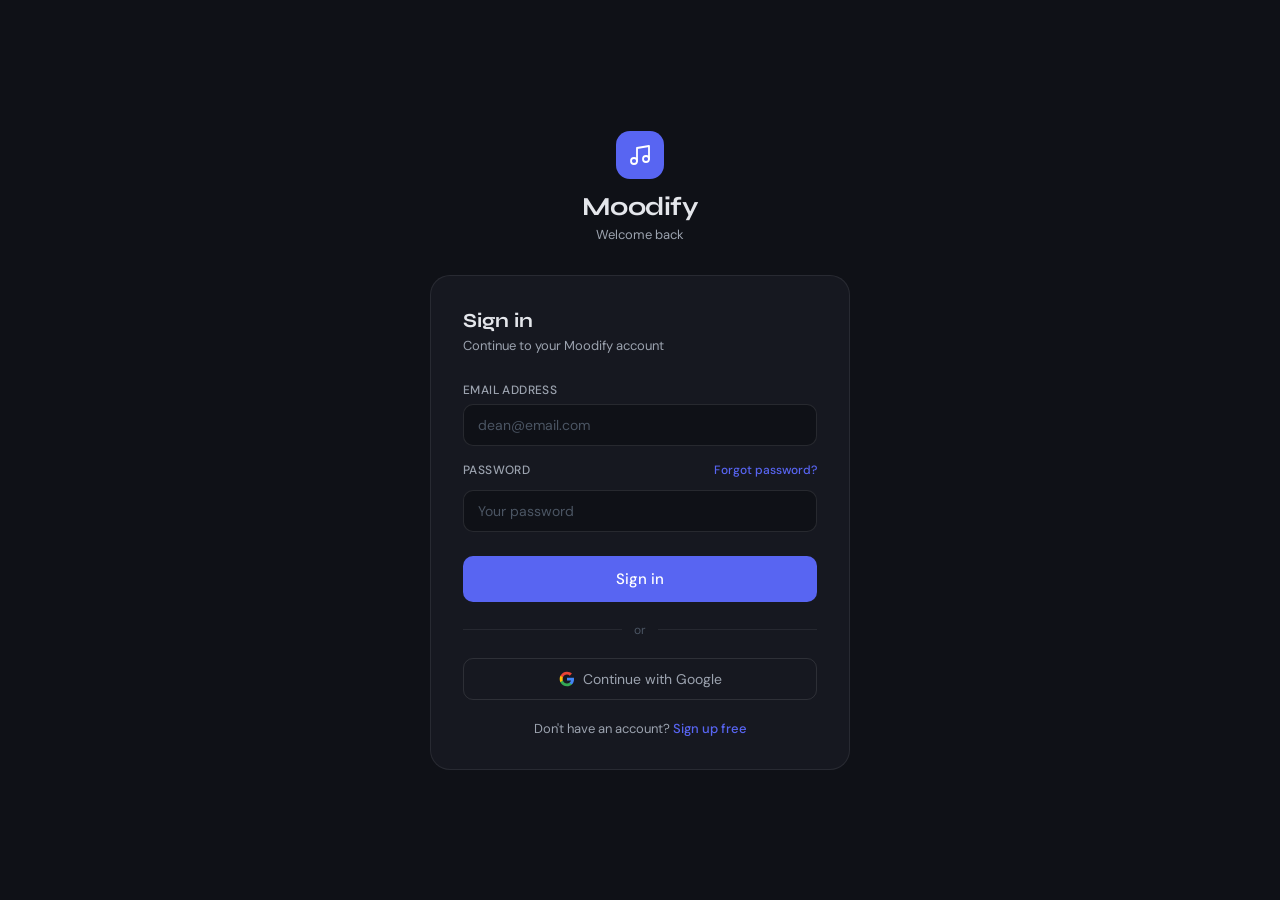
<file: home/login.html>
<!DOCTYPE html>
<html lang="en">
<head>
  <meta charset="UTF-8" />
  <meta name="viewport" content="width=device-width, initial-scale=1.0"/>
  <title>Moodify — Sign In</title>
  <link href="https://fonts.googleapis.com/css2?family=Syne:wght@400;500;700&family=DM+Sans:wght@300;400;500&display=swap" rel="stylesheet"/>
  <style>
    *, *::before, *::after { box-sizing: border-box; margin: 0; padding: 0; }

    :root {
      --bg-main: #0F1117;
      --bg-card: #161820;
      --bg-input: #0F1117;
      --bg-tab: #232735;
      --accent: #5865F2;
      --accent-hover: #4752C4;
      --accent-soft: rgba(88,101,242,0.12);
      --text-main: #E4E6EB;
      --text-muted: #9CA3AF;
      --text-faint: #4B5563;
      --border: rgba(255,255,255,0.08);
      --border-input: rgba(255,255,255,0.1);
      --error: #F87171;
    }

    body {
      min-height: 100vh;
      background: var(--bg-main);
      display: flex;
      align-items: center;
      justify-content: center;
      padding: 2rem 1rem;
      font-family: 'DM Sans', sans-serif;
      color: var(--text-main);
    }

    .login-container {
      width: 100%;
      max-width: 420px;
    }

    .logo-area {
      text-align: center;
      margin-bottom: 2rem;
    }

    .logo-icon {
      width: 48px;
      height: 48px;
      background: var(--accent);
      border-radius: 14px;
      display: inline-flex;
      align-items: center;
      justify-content: center;
      margin-bottom: 0.75rem;
    }

    .logo-text {
      font-family: 'Syne', sans-serif;
      font-size: 26px;
      font-weight: 700;
      color: var(--text-main);
      letter-spacing: -0.5px;
    }

    .logo-sub {
      font-size: 13px;
      color: var(--text-muted);
      margin-top: 4px;
    }

    .card {
      background: var(--bg-card);
      border: 0.5px solid var(--border);
      border-radius: 20px;
      padding: 2rem;
    }

    .card-heading {
      font-family: 'Syne', sans-serif;
      font-size: 20px;
      font-weight: 700;
      margin-bottom: 0.25rem;
    }

    .card-sub {
      font-size: 13px;
      color: var(--text-muted);
      margin-bottom: 1.75rem;
    }

    .error-banner {
      background: rgba(248,113,113,0.1);
      border: 0.5px solid rgba(248,113,113,0.25);
      border-radius: 10px;
      padding: 11px 14px;
      font-size: 13px;
      color: var(--error);
      display: none;
      margin-bottom: 1rem;
    }

    .field-group { margin-bottom: 1rem; }

    .field-label {
      display: block;
      font-size: 12px;
      font-weight: 500;
      color: var(--text-muted);
      margin-bottom: 6px;
      letter-spacing: 0.4px;
      text-transform: uppercase;
    }

    .field-input {
      width: 100%;
      background: var(--bg-input);
      border: 0.5px solid var(--border-input);
      border-radius: 10px;
      padding: 11px 14px;
      font-family: 'DM Sans', sans-serif;
      font-size: 14px;
      color: var(--text-main);
      outline: none;
      transition: border-color 0.2s, box-shadow 0.2s;
    }

    .field-input::placeholder { color: var(--text-faint); }

    .field-input:focus {
      border-color: var(--accent);
      box-shadow: 0 0 0 3px rgba(88,101,242,0.12);
    }

    .field-row {
      display: flex;
      align-items: center;
      justify-content: space-between;
      margin-bottom: 6px;
    }

    .forgot-link {
      font-size: 12px;
      color: var(--accent);
      text-decoration: none;
      font-weight: 500;
    }

    .forgot-link:hover { color: #7983F5; }

    .error-msg {
      font-size: 12px;
      color: var(--error);
      margin-top: 5px;
      display: none;
    }

    .login-btn {
      width: 100%;
      background: var(--accent);
      color: #fff;
      border: none;
      border-radius: 10px;
      padding: 13px;
      font-family: 'DM Sans', sans-serif;
      font-size: 15px;
      font-weight: 500;
      cursor: pointer;
      margin-top: 0.5rem;
      transition: all 0.2s;
    }

    .login-btn:hover {
      background: var(--accent-hover);
      transform: translateY(-1px);
    }

    .login-btn:active { transform: translateY(0); }

    .login-btn:disabled {
      opacity: 0.7;
      cursor: not-allowed;
      transform: none;
    }

    .divider {
      display: flex;
      align-items: center;
      gap: 12px;
      margin: 1.25rem 0;
    }

    .divider-line {
      flex: 1;
      height: 0.5px;
      background: rgba(255,255,255,0.07);
    }

    .divider-text {
      font-size: 12px;
      color: var(--text-faint);
    }

    .google-btn {
      width: 100%;
      background: transparent;
      border: 0.5px solid var(--border-input);
      border-radius: 10px;
      padding: 11px;
      font-family: 'DM Sans', sans-serif;
      font-size: 14px;
      color: var(--text-muted);
      cursor: pointer;
      display: flex;
      align-items: center;
      justify-content: center;
      gap: 8px;
      transition: all 0.2s;
    }

    .google-btn:hover {
      border-color: rgba(255,255,255,0.2);
      color: var(--text-main);
      background: rgba(255,255,255,0.03);
    }

    .signup-text {
      text-align: center;
      font-size: 13px;
      color: var(--text-muted);
      margin-top: 1.25rem;
    }

    .signup-link {
      color: var(--accent);
      font-weight: 500;
      text-decoration: none;
    }

    .signup-link:hover { color: #7983F5; }
  </style>
</head>
<body>

  <div class="login-container">

    <div class="logo-area">
      <div class="logo-icon">
        <svg width="24" height="24" viewBox="0 0 24 24" fill="none">
          <path d="M9 18V5l12-2v13" stroke="white" stroke-width="1.8" stroke-linecap="round" stroke-linejoin="round"/>
          <circle cx="6" cy="18" r="3" stroke="white" stroke-width="1.8"/>
          <circle cx="18" cy="16" r="3" stroke="white" stroke-width="1.8"/>
        </svg>
      </div>
      <div class="logo-text">Moodify</div>
      <div class="logo-sub">Welcome back</div>
    </div>

    <div class="card">

      <div class="card-heading">Sign in</div>
      <div class="card-sub">Continue to your Moodify account</div>

      <div class="error-banner" id="errorBanner">
        Incorrect email or password. Try again.
      </div>

      <div class="field-group">
        <label class="field-label">Email address</label>
        <input type="email" class="field-input" id="emailInput" placeholder="dean@email.com" />
        <div class="error-msg" id="emailError">Please enter a valid email</div>
      </div>

      <div class="field-group">
        <div class="field-row">
          <label class="field-label" style="margin-bottom:0">Password</label>
          <a href="#" class="forgot-link">Forgot password?</a>
        </div>
        <input type="password" class="field-input" id="passwordInput" placeholder="Your password" style="margin-top:6px" />
        <div class="error-msg" id="passwordError">Please enter your password</div>
      </div>

      <button class="login-btn" id="loginBtn" onclick="handleLogin()">
        Sign in
      </button>

      <div class="divider">
        <div class="divider-line"></div>
        <span class="divider-text">or</span>
        <div class="divider-line"></div>
      </div>

      <button class="google-btn">
        <svg width="16" height="16" viewBox="0 0 24 24">
          <path d="M22.56 12.25c0-.78-.07-1.53-.2-2.25H12v4.26h5.92c-.26 1.37-1.04 2.53-2.21 3.31v2.77h3.57c2.08-1.92 3.28-4.74 3.28-8.09z" fill="#4285F4"/>
          <path d="M12 23c2.97 0 5.46-.98 7.28-2.66l-3.57-2.77c-.98.66-2.23 1.06-3.71 1.06-2.86 0-5.29-1.93-6.16-4.53H2.18v2.84C3.99 20.53 7.7 23 12 23z" fill="#34A853"/>
          <path d="M5.84 14.09c-.22-.66-.35-1.36-.35-2.09s.13-1.43.35-2.09V7.07H2.18C1.43 8.55 1 10.22 1 12s.43 3.45 1.18 4.93l2.85-2.22.81-.62z" fill="#FBBC05"/>
          <path d="M12 5.38c1.62 0 3.06.56 4.21 1.64l3.15-3.15C17.45 2.09 14.97 1 12 1 7.7 1 3.99 3.47 2.18 7.07l3.66 2.84c.87-2.6 3.3-4.53 6.16-4.53z" fill="#EA4335"/>
        </svg>
        Continue with Google
      </button>

      <p class="signup-text">
        Don't have an account? <a class="signup-link" href="signup.html">Sign up free</a>
      </p>

    </div>
  </div>

  <script>
    function showError(id, show) {
      document.getElementById(id).style.display = show ? 'block' : 'none';
    }

    function handleLogin() {
      const email = document.getElementById('emailInput').value.trim();
      const password = document.getElementById('passwordInput').value;
      let valid = true;

      if (!email || !email.includes('@')) { showError('emailError', true); valid = false; }
      else showError('emailError', false);

      if (!password) { showError('passwordError', true); valid = false; }
      else showError('passwordError', false);

      if (!valid) return;

      const btn = document.getElementById('loginBtn');
      btn.textContent = 'Signing in...';
      btn.disabled = true;
      document.getElementById('errorBanner').style.display = 'none';

      // ─── CONNECT FIREBASE HERE ───────────────────────────
      // firebase.auth()
      //   .signInWithEmailAndPassword(email, password)
      //   .then((userCred) => {
      //     if (!userCred.user.emailVerified) {
      //       document.getElementById('errorBanner').textContent =
      //         'Please verify your email first.';
      //       document.getElementById('errorBanner').style.display = 'block';
      //       btn.textContent = 'Sign in';
      //       btn.disabled = false;
      //       return;
      //     }
      //     window.location.href = '../index.html'; // redirect to home
      //   })
      //   .catch((err) => {
      //     document.getElementById('errorBanner').style.display = 'block';
      //     btn.textContent = 'Sign in';
      //     btn.disabled = false;
      //   });
      // ─────────────────────────────────────────────────────

      // Remove this timeout once Firebase is connected 👇
      setTimeout(() => {
        btn.textContent = 'Sign in';
        btn.disabled = false;
        document.getElementById('errorBanner').style.display = 'block';
      }, 1500);
    }

    // Allow Enter key to submit
    document.addEventListener('keydown', (e) => {
      if (e.key === 'Enter') handleLogin();
    });
  </script>

</body>
</html>
</file>
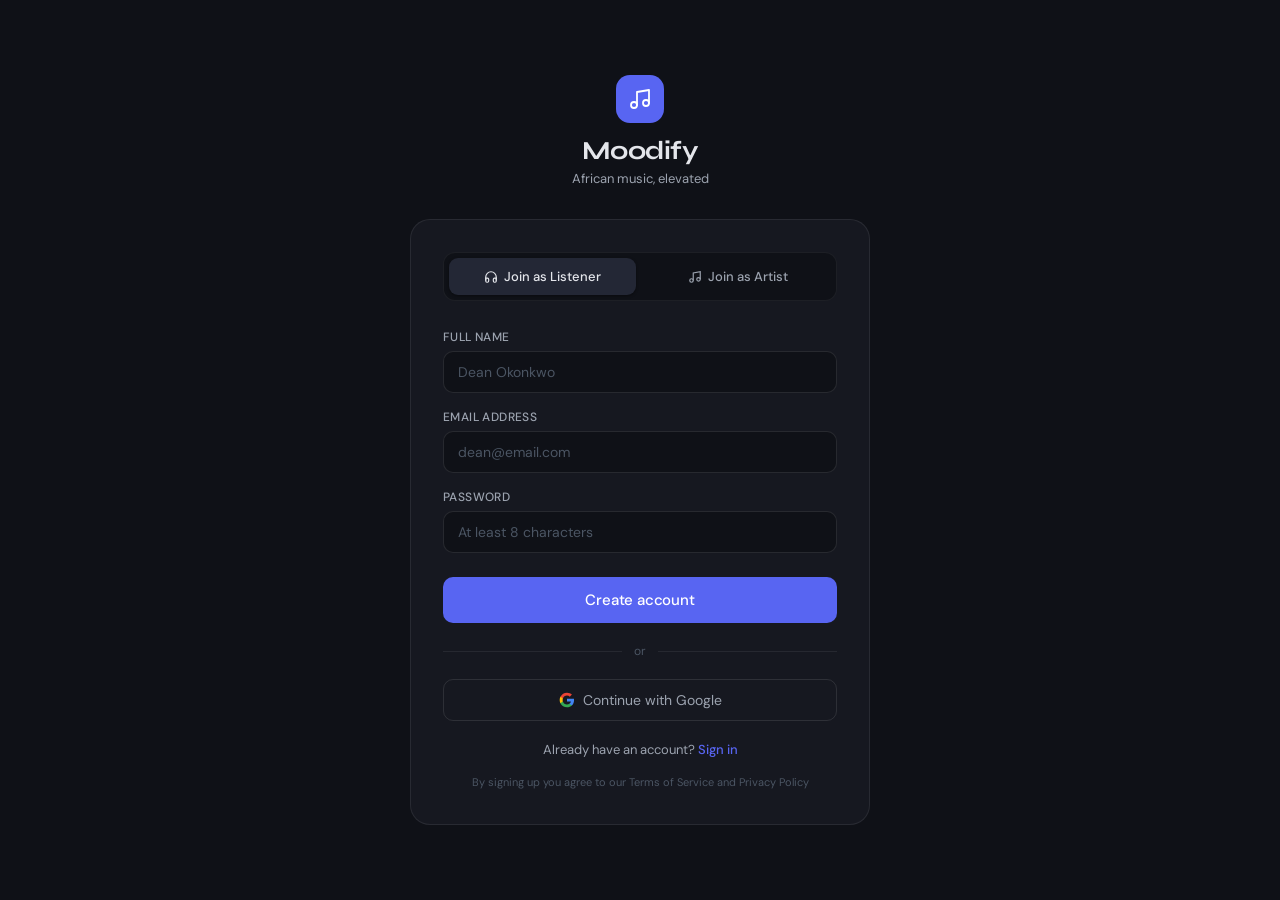
<file: home/signup.html>
<!DOCTYPE html>
<html lang="en">
<head>
  <meta charset="UTF-8" />
  <meta name="viewport" content="width=device-width, initial-scale=1.0"/>
  <title>Moodify — Sign Up</title>
  <link href="https://fonts.googleapis.com/css2?family=Syne:wght@400;500;700&family=DM+Sans:wght@300;400;500&display=swap" rel="stylesheet"/>
  <style>
    *, *::before, *::after { box-sizing: border-box; margin: 0; padding: 0; }

    :root {
      --bg-main: #0F1117;
      --bg-card: #161820;
      --bg-input: #0F1117;
      --bg-tab: #232735;
      --accent: #5865F2;
      --accent-hover: #4752C4;
      --text-main: #E4E6EB;
      --text-muted: #9CA3AF;
      --text-faint: #4B5563;
      --border: rgba(255,255,255,0.08);
      --border-input: rgba(255,255,255,0.1);
      --error: #F87171;
      --success-bg: rgba(16,185,129,0.1);
      --success-border: rgba(16,185,129,0.25);
      --success-text: #34D399;
    }

    body {
      min-height: 100vh;
      background: var(--bg-main);
      display: flex;
      align-items: center;
      justify-content: center;
      padding: 2rem 1rem;
      font-family: 'DM Sans', sans-serif;
      color: var(--text-main);
    }

    .signup-container {
      width: 100%;
      max-width: 460px;
    }

    .logo-area {
      text-align: center;
      margin-bottom: 2rem;
    }

    .logo-icon {
      width: 48px;
      height: 48px;
      background: var(--accent);
      border-radius: 14px;
      display: inline-flex;
      align-items: center;
      justify-content: center;
      margin-bottom: 0.75rem;
    }

    .logo-text {
      font-family: 'Syne', sans-serif;
      font-size: 26px;
      font-weight: 700;
      color: var(--text-main);
      letter-spacing: -0.5px;
    }

    .logo-sub {
      font-size: 13px;
      color: var(--text-muted);
      margin-top: 4px;
    }

    .card {
      background: var(--bg-card);
      border: 0.5px solid var(--border);
      border-radius: 20px;
      padding: 2rem;
    }

    .success-banner {
      background: var(--success-bg);
      border: 0.5px solid var(--success-border);
      border-radius: 10px;
      padding: 12px 14px;
      font-size: 13px;
      color: var(--success-text);
      display: none;
      margin-bottom: 1rem;
      text-align: center;
    }

    .role-tabs {
      display: grid;
      grid-template-columns: 1fr 1fr;
      gap: 8px;
      margin-bottom: 1.75rem;
      background: var(--bg-main);
      padding: 5px;
      border-radius: 12px;
      border: 0.5px solid rgba(255,255,255,0.06);
    }

    .role-tab {
      padding: 10px;
      border-radius: 9px;
      border: none;
      background: transparent;
      color: var(--text-muted);
      font-family: 'DM Sans', sans-serif;
      font-size: 13px;
      font-weight: 500;
      cursor: pointer;
      transition: all 0.2s;
      display: flex;
      align-items: center;
      justify-content: center;
      gap: 6px;
    }

    .role-tab.active {
      background: var(--bg-tab);
      color: var(--text-main);
      box-shadow: 0 1px 3px rgba(0,0,0,0.4);
    }

    .role-tab:hover:not(.active) {
      color: var(--text-main);
    }

    .field-group {
      margin-bottom: 1rem;
    }

    .field-label {
      display: block;
      font-size: 12px;
      font-weight: 500;
      color: var(--text-muted);
      margin-bottom: 6px;
      letter-spacing: 0.4px;
      text-transform: uppercase;
    }

    .field-input {
      width: 100%;
      background: var(--bg-input);
      border: 0.5px solid var(--border-input);
      border-radius: 10px;
      padding: 11px 14px;
      font-family: 'DM Sans', sans-serif;
      font-size: 14px;
      color: var(--text-main);
      outline: none;
      transition: border-color 0.2s, box-shadow 0.2s;
    }

    .field-input::placeholder { color: var(--text-faint); }

    .field-input:focus {
      border-color: var(--accent);
      box-shadow: 0 0 0 3px rgba(88,101,242,0.12);
    }

    select.field-input option {
      background: #0F1117;
      color: #E4E6EB;
    }

    .artist-field { display: none; }
    .artist-field.visible { display: block; }

    .error-msg {
      font-size: 12px;
      color: var(--error);
      margin-top: 5px;
      display: none;
    }

    .signup-btn {
      width: 100%;
      background: var(--accent);
      color: #fff;
      border: none;
      border-radius: 10px;
      padding: 13px;
      font-family: 'DM Sans', sans-serif;
      font-size: 15px;
      font-weight: 500;
      cursor: pointer;
      margin-top: 0.5rem;
      transition: all 0.2s;
      letter-spacing: -0.2px;
    }

    .signup-btn:hover {
      background: var(--accent-hover);
      transform: translateY(-1px);
    }

    .signup-btn:active { transform: translateY(0); }

    .signup-btn:disabled {
      opacity: 0.7;
      cursor: not-allowed;
      transform: none;
    }

    .divider {
      display: flex;
      align-items: center;
      gap: 12px;
      margin: 1.25rem 0;
    }

    .divider-line {
      flex: 1;
      height: 0.5px;
      background: rgba(255,255,255,0.07);
    }

    .divider-text {
      font-size: 12px;
      color: var(--text-faint);
    }

    .google-btn {
      width: 100%;
      background: transparent;
      border: 0.5px solid var(--border-input);
      border-radius: 10px;
      padding: 11px;
      font-family: 'DM Sans', sans-serif;
      font-size: 14px;
      color: var(--text-muted);
      cursor: pointer;
      display: flex;
      align-items: center;
      justify-content: center;
      gap: 8px;
      transition: all 0.2s;
    }

    .google-btn:hover {
      border-color: rgba(255,255,255,0.2);
      color: var(--text-main);
      background: rgba(255,255,255,0.03);
    }

    .signin-text {
      text-align: center;
      font-size: 13px;
      color: var(--text-muted);
      margin-top: 1.25rem;
    }

    .signin-link {
      color: var(--accent);
      font-weight: 500;
      text-decoration: none;
    }

    .signin-link:hover { color: #7983F5; }

    .terms-text {
      text-align: center;
      font-size: 11px;
      color: var(--text-faint);
      margin-top: 1rem;
      line-height: 1.6;
    }
  </style>
</head>
<body>
  <div class="signup-container">

    <div class="logo-area">
      <div class="logo-icon">
        <svg width="24" height="24" viewBox="0 0 24 24" fill="none">
          <path d="M9 18V5l12-2v13" stroke="white" stroke-width="1.8" stroke-linecap="round" stroke-linejoin="round"/>
          <circle cx="6" cy="18" r="3" stroke="white" stroke-width="1.8"/>
          <circle cx="18" cy="16" r="3" stroke="white" stroke-width="1.8"/>
        </svg>
      </div>
      <div class="logo-text">Moodify</div>
      <div class="logo-sub">African music, elevated</div>
    </div>

    <div class="card">

      <div class="success-banner" id="successBanner">
        Check your email to verify your account 🎵
      </div>

      <div class="role-tabs">
        <button class="role-tab active" id="listenerTab" onclick="switchRole('listener')">
          <svg width="14" height="14" viewBox="0 0 24 24" fill="none" stroke="currentColor" stroke-width="2">
            <path d="M3 18v-6a9 9 0 0118 0v6"/>
            <path d="M21 19a2 2 0 01-2 2h-1a2 2 0 01-2-2v-3a2 2 0 012-2h3zM3 19a2 2 0 002 2h1a2 2 0 002-2v-3a2 2 0 00-2-2H3z"/>
          </svg>
          Join as Listener
        </button>
        <button class="role-tab" id="artistTab" onclick="switchRole('artist')">
          <svg width="14" height="14" viewBox="0 0 24 24" fill="none" stroke="currentColor" stroke-width="2">
            <path d="M9 18V5l12-2v13"/>
            <circle cx="6" cy="18" r="3"/>
            <circle cx="18" cy="16" r="3"/>
          </svg>
          Join as Artist
        </button>
      </div>

      <div class="field-group">
        <label class="field-label">Full name</label>
        <input type="text" class="field-input" id="nameInput" placeholder="Dean Okonkwo" />
        <div class="error-msg" id="nameError">Please enter your name</div>
      </div>

      <div class="field-group">
        <label class="field-label">Email address</label>
        <input type="email" class="field-input" id="emailInput" placeholder="dean@email.com" />
        <div class="error-msg" id="emailError">Please enter a valid email</div>
      </div>

      <div class="field-group">
        <label class="field-label">Password</label>
        <input type="password" class="field-input" id="passwordInput" placeholder="At least 8 characters" />
        <div class="error-msg" id="passwordError">Password must be at least 8 characters</div>
      </div>

      <div class="field-group artist-field" id="artistNameField">
        <label class="field-label">Artist / Stage name</label>
        <input type="text" class="field-input" id="artistNameInput" placeholder="Your stage name" />
      </div>

      <div class="field-group artist-field" id="genreField">
        <label class="field-label">Primary genre</label>
        <select class="field-input" id="genreInput">
          <option value="" disabled selected>Select your genre</option>
          <option value="afrobeats">Afrobeats</option>
          <option value="afropop">Afropop</option>
          <option value="highlife">Highlife</option>
          <option value="amapiano">Amapiano</option>
          <option value="hiphop">Hip Hop / Rap</option>
          <option value="rnb">R&B / Soul</option>
          <option value="gospel">Gospel</option>
          <option value="other">Other</option>
        </select>
      </div>

      <button class="signup-btn" id="signupBtn" onclick="handleSignup()">
        Create account
      </button>

      <div class="divider">
        <div class="divider-line"></div>
        <span class="divider-text">or</span>
        <div class="divider-line"></div>
      </div>

      <button class="google-btn">
        <svg width="16" height="16" viewBox="0 0 24 24">
          <path d="M22.56 12.25c0-.78-.07-1.53-.2-2.25H12v4.26h5.92c-.26 1.37-1.04 2.53-2.21 3.31v2.77h3.57c2.08-1.92 3.28-4.74 3.28-8.09z" fill="#4285F4"/>
          <path d="M12 23c2.97 0 5.46-.98 7.28-2.66l-3.57-2.77c-.98.66-2.23 1.06-3.71 1.06-2.86 0-5.29-1.93-6.16-4.53H2.18v2.84C3.99 20.53 7.7 23 12 23z" fill="#34A853"/>
          <path d="M5.84 14.09c-.22-.66-.35-1.36-.35-2.09s.13-1.43.35-2.09V7.07H2.18C1.43 8.55 1 10.22 1 12s.43 3.45 1.18 4.93l2.85-2.22.81-.62z" fill="#FBBC05"/>
          <path d="M12 5.38c1.62 0 3.06.56 4.21 1.64l3.15-3.15C17.45 2.09 14.97 1 12 1 7.7 1 3.99 3.47 2.18 7.07l3.66 2.84c.87-2.6 3.3-4.53 6.16-4.53z" fill="#EA4335"/>
        </svg>
        Continue with Google
      </button>

      <p class="signin-text">
        Already have an account? <a class="signin-link" href="login.html">Sign in</a>
      </p>

      <p class="terms-text">
        By signing up you agree to our Terms of Service and Privacy Policy
      </p>

    </div>
  </div>

  <script>
    let currentRole = 'listener';

    function switchRole(role) {
      currentRole = role;
      const listenerTab = document.getElementById('listenerTab');
      const artistTab = document.getElementById('artistTab');
      const artistFields = document.querySelectorAll('.artist-field');
      const btn = document.getElementById('signupBtn');

      if (role === 'artist') {
        artistTab.classList.add('active');
        listenerTab.classList.remove('active');
        artistFields.forEach(f => f.classList.add('visible'));
        btn.textContent = 'Create artist account';
      } else {
        listenerTab.classList.add('active');
        artistTab.classList.remove('active');
        artistFields.forEach(f => f.classList.remove('visible'));
        btn.textContent = 'Create account';
      }
    }

    function showError(id, show) {
      document.getElementById(id).style.display = show ? 'block' : 'none';
    }

    function handleSignup() {
      const name = document.getElementById('nameInput').value.trim();
      const email = document.getElementById('emailInput').value.trim();
      const password = document.getElementById('passwordInput').value;
      let valid = true;

      if (!name) { showError('nameError', true); valid = false; }
      else showError('nameError', false);

      if (!email || !email.includes('@')) { showError('emailError', true); valid = false; }
      else showError('emailError', false);

      if (password.length < 8) { showError('passwordError', true); valid = false; }
      else showError('passwordError', false);

      if (!valid) return;

      const btn = document.getElementById('signupBtn');
      btn.textContent = 'Creating account...';
      btn.disabled = true;

      // ─── CONNECT FIREBASE HERE ───────────────────────────
      // firebase.auth()
      //   .createUserWithEmailAndPassword(email, password)
      //   .then(async (userCred) => {
      //     await firebase.firestore()
      //       .collection('users')
      //       .doc(userCred.user.uid)
      //       .set({
      //         name,
      //         email,
      //         role: currentRole,
      //         verified: false,
      //         createdAt: new Date()
      //       });
      //     await userCred.user.sendEmailVerification();
      //     document.getElementById('successBanner').style.display = 'block';
      //     btn.disabled = false;
      //     btn.textContent = currentRole === 'artist'
      //       ? 'Create artist account' : 'Create account';
      //   })
      //   .catch(err => {
      //     console.error(err.message);
      //     btn.disabled = false;
      //     btn.textContent = currentRole === 'artist'
      //       ? 'Create artist account' : 'Create account';
      //   });
      // ─────────────────────────────────────────────────────

      // Remove this timeout once Firebase is connected 👇
      setTimeout(() => {
        document.getElementById('successBanner').style.display = 'block';
        btn.disabled = false;
        btn.textContent = currentRole === 'artist'
          ? 'Create artist account' : 'Create account';
      }, 1500);
    }
  </script>
</body>
</html>
</file>
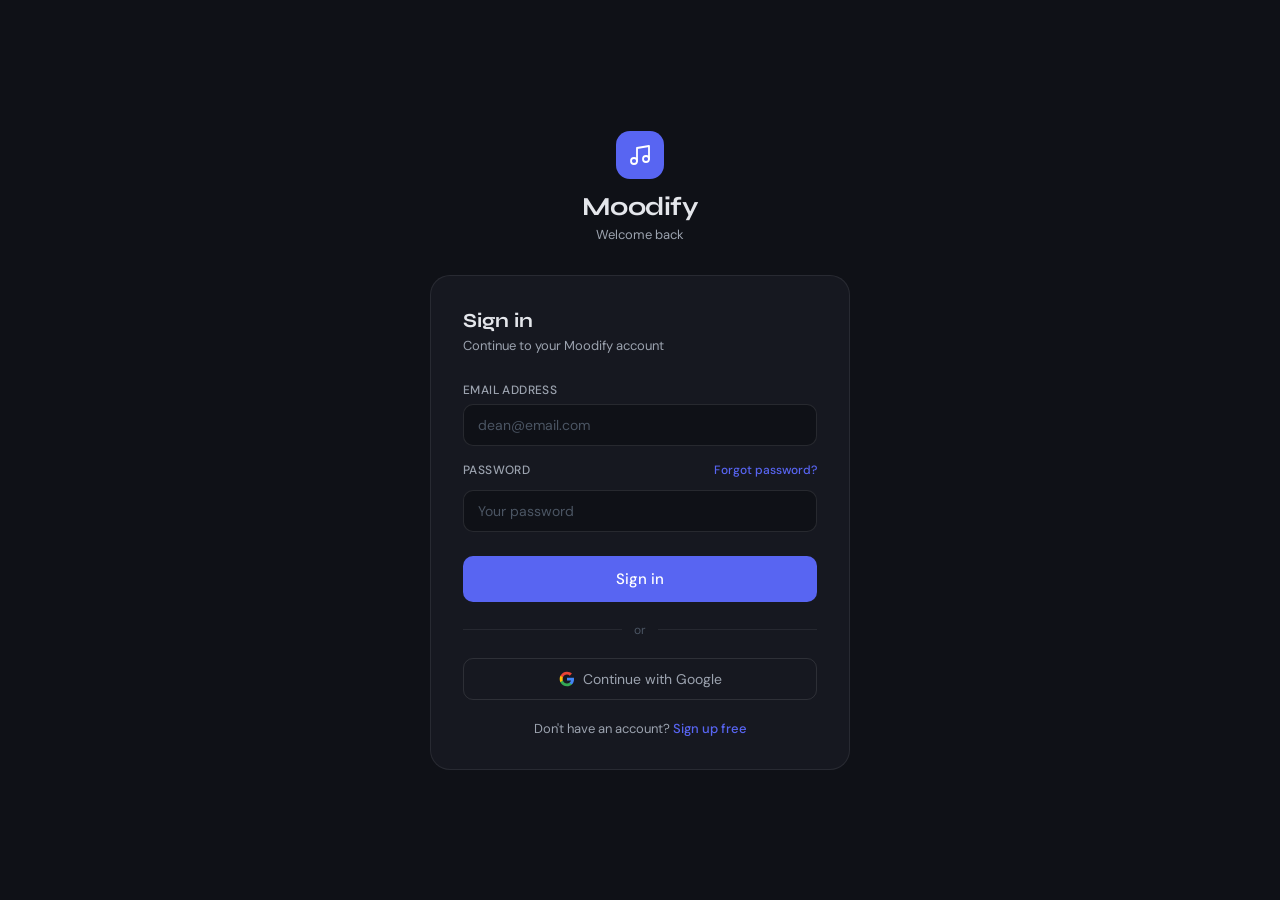
<file: frontend/home/login.html>
<!DOCTYPE html>
<html lang="en">
<head>
  <meta charset="UTF-8" />
  <meta name="viewport" content="width=device-width, initial-scale=1.0"/>
  <title>Moodify — Sign In</title>
  <link href="https://fonts.googleapis.com/css2?family=Syne:wght@400;500;700&family=DM+Sans:wght@300;400;500&display=swap" rel="stylesheet"/>
  <style>
    *, *::before, *::after { box-sizing: border-box; margin: 0; padding: 0; }

    :root {
      --bg-main: #0F1117;
      --bg-card: #161820;
      --bg-input: #0F1117;
      --bg-tab: #232735;
      --accent: #5865F2;
      --accent-hover: #4752C4;
      --accent-soft: rgba(88,101,242,0.12);
      --text-main: #E4E6EB;
      --text-muted: #9CA3AF;
      --text-faint: #4B5563;
      --border: rgba(255,255,255,0.08);
      --border-input: rgba(255,255,255,0.1);
      --error: #F87171;
    }

    body {
      min-height: 100vh;
      background: var(--bg-main);
      display: flex;
      align-items: center;
      justify-content: center;
      padding: 2rem 1rem;
      font-family: 'DM Sans', sans-serif;
      color: var(--text-main);
    }

    .login-container {
      width: 100%;
      max-width: 420px;
    }

    .logo-area {
      text-align: center;
      margin-bottom: 2rem;
    }

    .logo-icon {
      width: 48px;
      height: 48px;
      background: var(--accent);
      border-radius: 14px;
      display: inline-flex;
      align-items: center;
      justify-content: center;
      margin-bottom: 0.75rem;
    }

    .logo-text {
      font-family: 'Syne', sans-serif;
      font-size: 26px;
      font-weight: 700;
      color: var(--text-main);
      letter-spacing: -0.5px;
    }

    .logo-sub {
      font-size: 13px;
      color: var(--text-muted);
      margin-top: 4px;
    }

    .card {
      background: var(--bg-card);
      border: 0.5px solid var(--border);
      border-radius: 20px;
      padding: 2rem;
    }

    .card-heading {
      font-family: 'Syne', sans-serif;
      font-size: 20px;
      font-weight: 700;
      margin-bottom: 0.25rem;
    }

    .card-sub {
      font-size: 13px;
      color: var(--text-muted);
      margin-bottom: 1.75rem;
    }

    .error-banner {
      background: rgba(248,113,113,0.1);
      border: 0.5px solid rgba(248,113,113,0.25);
      border-radius: 10px;
      padding: 11px 14px;
      font-size: 13px;
      color: var(--error);
      display: none;
      margin-bottom: 1rem;
    }

    .field-group { margin-bottom: 1rem; }

    .field-label {
      display: block;
      font-size: 12px;
      font-weight: 500;
      color: var(--text-muted);
      margin-bottom: 6px;
      letter-spacing: 0.4px;
      text-transform: uppercase;
    }

    .field-input {
      width: 100%;
      background: var(--bg-input);
      border: 0.5px solid var(--border-input);
      border-radius: 10px;
      padding: 11px 14px;
      font-family: 'DM Sans', sans-serif;
      font-size: 14px;
      color: var(--text-main);
      outline: none;
      transition: border-color 0.2s, box-shadow 0.2s;
    }

    .field-input::placeholder { color: var(--text-faint); }

    .field-input:focus {
      border-color: var(--accent);
      box-shadow: 0 0 0 3px rgba(88,101,242,0.12);
    }

    .field-row {
      display: flex;
      align-items: center;
      justify-content: space-between;
      margin-bottom: 6px;
    }

    .forgot-link {
      font-size: 12px;
      color: var(--accent);
      text-decoration: none;
      font-weight: 500;
    }

    .forgot-link:hover { color: #7983F5; }

    .error-msg {
      font-size: 12px;
      color: var(--error);
      margin-top: 5px;
      display: none;
    }

    .login-btn {
      width: 100%;
      background: var(--accent);
      color: #fff;
      border: none;
      border-radius: 10px;
      padding: 13px;
      font-family: 'DM Sans', sans-serif;
      font-size: 15px;
      font-weight: 500;
      cursor: pointer;
      margin-top: 0.5rem;
      transition: all 0.2s;
    }

    .login-btn:hover {
      background: var(--accent-hover);
      transform: translateY(-1px);
    }

    .login-btn:active { transform: translateY(0); }

    .login-btn:disabled {
      opacity: 0.7;
      cursor: not-allowed;
      transform: none;
    }

    .divider {
      display: flex;
      align-items: center;
      gap: 12px;
      margin: 1.25rem 0;
    }

    .divider-line {
      flex: 1;
      height: 0.5px;
      background: rgba(255,255,255,0.07);
    }

    .divider-text {
      font-size: 12px;
      color: var(--text-faint);
    }

    .google-btn {
      width: 100%;
      background: transparent;
      border: 0.5px solid var(--border-input);
      border-radius: 10px;
      padding: 11px;
      font-family: 'DM Sans', sans-serif;
      font-size: 14px;
      color: var(--text-muted);
      cursor: pointer;
      display: flex;
      align-items: center;
      justify-content: center;
      gap: 8px;
      transition: all 0.2s;
    }

    .google-btn:hover {
      border-color: rgba(255,255,255,0.2);
      color: var(--text-main);
      background: rgba(255,255,255,0.03);
    }

    .signup-text {
      text-align: center;
      font-size: 13px;
      color: var(--text-muted);
      margin-top: 1.25rem;
    }

    .signup-link {
      color: var(--accent);
      font-weight: 500;
      text-decoration: none;
    }

    .signup-link:hover { color: #7983F5; }
  </style>
</head>
<body>

  <div class="login-container">

    <div class="logo-area">
      <div class="logo-icon">
        <svg width="24" height="24" viewBox="0 0 24 24" fill="none">
          <path d="M9 18V5l12-2v13" stroke="white" stroke-width="1.8" stroke-linecap="round" stroke-linejoin="round"/>
          <circle cx="6" cy="18" r="3" stroke="white" stroke-width="1.8"/>
          <circle cx="18" cy="16" r="3" stroke="white" stroke-width="1.8"/>
        </svg>
      </div>
      <div class="logo-text">Moodify</div>
      <div class="logo-sub">Welcome back</div>
    </div>

    <div class="card">

      <div class="card-heading">Sign in</div>
      <div class="card-sub">Continue to your Moodify account</div>

      <div class="error-banner" id="errorBanner">
        Incorrect email or password. Try again.
      </div>

      <div class="field-group">
        <label class="field-label">Email address</label>
        <input type="email" class="field-input" id="emailInput" placeholder="dean@email.com" />
        <div class="error-msg" id="emailError">Please enter a valid email</div>
      </div>

      <div class="field-group">
        <div class="field-row">
          <label class="field-label" style="margin-bottom:0">Password</label>
          <a href="#" class="forgot-link">Forgot password?</a>
        </div>
        <input type="password" class="field-input" id="passwordInput" placeholder="Your password" style="margin-top:6px" />
        <div class="error-msg" id="passwordError">Please enter your password</div>
      </div>

      <button class="login-btn" id="loginBtn" onclick="handleLogin()">
        Sign in
      </button>

      <div class="divider">
        <div class="divider-line"></div>
        <span class="divider-text">or</span>
        <div class="divider-line"></div>
      </div>

      <button class="google-btn">
        <svg width="16" height="16" viewBox="0 0 24 24">
          <path d="M22.56 12.25c0-.78-.07-1.53-.2-2.25H12v4.26h5.92c-.26 1.37-1.04 2.53-2.21 3.31v2.77h3.57c2.08-1.92 3.28-4.74 3.28-8.09z" fill="#4285F4"/>
          <path d="M12 23c2.97 0 5.46-.98 7.28-2.66l-3.57-2.77c-.98.66-2.23 1.06-3.71 1.06-2.86 0-5.29-1.93-6.16-4.53H2.18v2.84C3.99 20.53 7.7 23 12 23z" fill="#34A853"/>
          <path d="M5.84 14.09c-.22-.66-.35-1.36-.35-2.09s.13-1.43.35-2.09V7.07H2.18C1.43 8.55 1 10.22 1 12s.43 3.45 1.18 4.93l2.85-2.22.81-.62z" fill="#FBBC05"/>
          <path d="M12 5.38c1.62 0 3.06.56 4.21 1.64l3.15-3.15C17.45 2.09 14.97 1 12 1 7.7 1 3.99 3.47 2.18 7.07l3.66 2.84c.87-2.6 3.3-4.53 6.16-4.53z" fill="#EA4335"/>
        </svg>
        Continue with Google
      </button>

      <p class="signup-text">
        Don't have an account? <a class="signup-link" href="signup.html">Sign up free</a>
      </p>

    </div>
  </div>

  <script>
    function showError(id, show) {
      document.getElementById(id).style.display = show ? 'block' : 'none';
    }

    function handleLogin() {
      const email = document.getElementById('emailInput').value.trim();
      const password = document.getElementById('passwordInput').value;
      let valid = true;

      if (!email || !email.includes('@')) { showError('emailError', true); valid = false; }
      else showError('emailError', false);

      if (!password) { showError('passwordError', true); valid = false; }
      else showError('passwordError', false);

      if (!valid) return;

      const btn = document.getElementById('loginBtn');
      btn.textContent = 'Signing in...';
      btn.disabled = true;
      document.getElementById('errorBanner').style.display = 'none';

      // ─── CONNECT FIREBASE HERE ───────────────────────────
      // firebase.auth()
      //   .signInWithEmailAndPassword(email, password)
      //   .then((userCred) => {
      //     if (!userCred.user.emailVerified) {
      //       document.getElementById('errorBanner').textContent =
      //         'Please verify your email first.';
      //       document.getElementById('errorBanner').style.display = 'block';
      //       btn.textContent = 'Sign in';
      //       btn.disabled = false;
      //       return;
      //     }
      //     window.location.href = '../../index.html'; // redirect to home
      //   })
      //   .catch((err) => {
      //     document.getElementById('errorBanner').style.display = 'block';
      //     btn.textContent = 'Sign in';
      //     btn.disabled = false;
      //   });
      // ─────────────────────────────────────────────────────

      // Remove this timeout once Firebase is connected 👇
      setTimeout(() => {
        btn.textContent = 'Sign in';
        btn.disabled = false;
        document.getElementById('errorBanner').style.display = 'block';
      }, 1500);
    }

    // Allow Enter key to submit
    document.addEventListener('keydown', (e) => {
      if (e.key === 'Enter') handleLogin();
    });
  </script>

</body>
</html>
</file>
